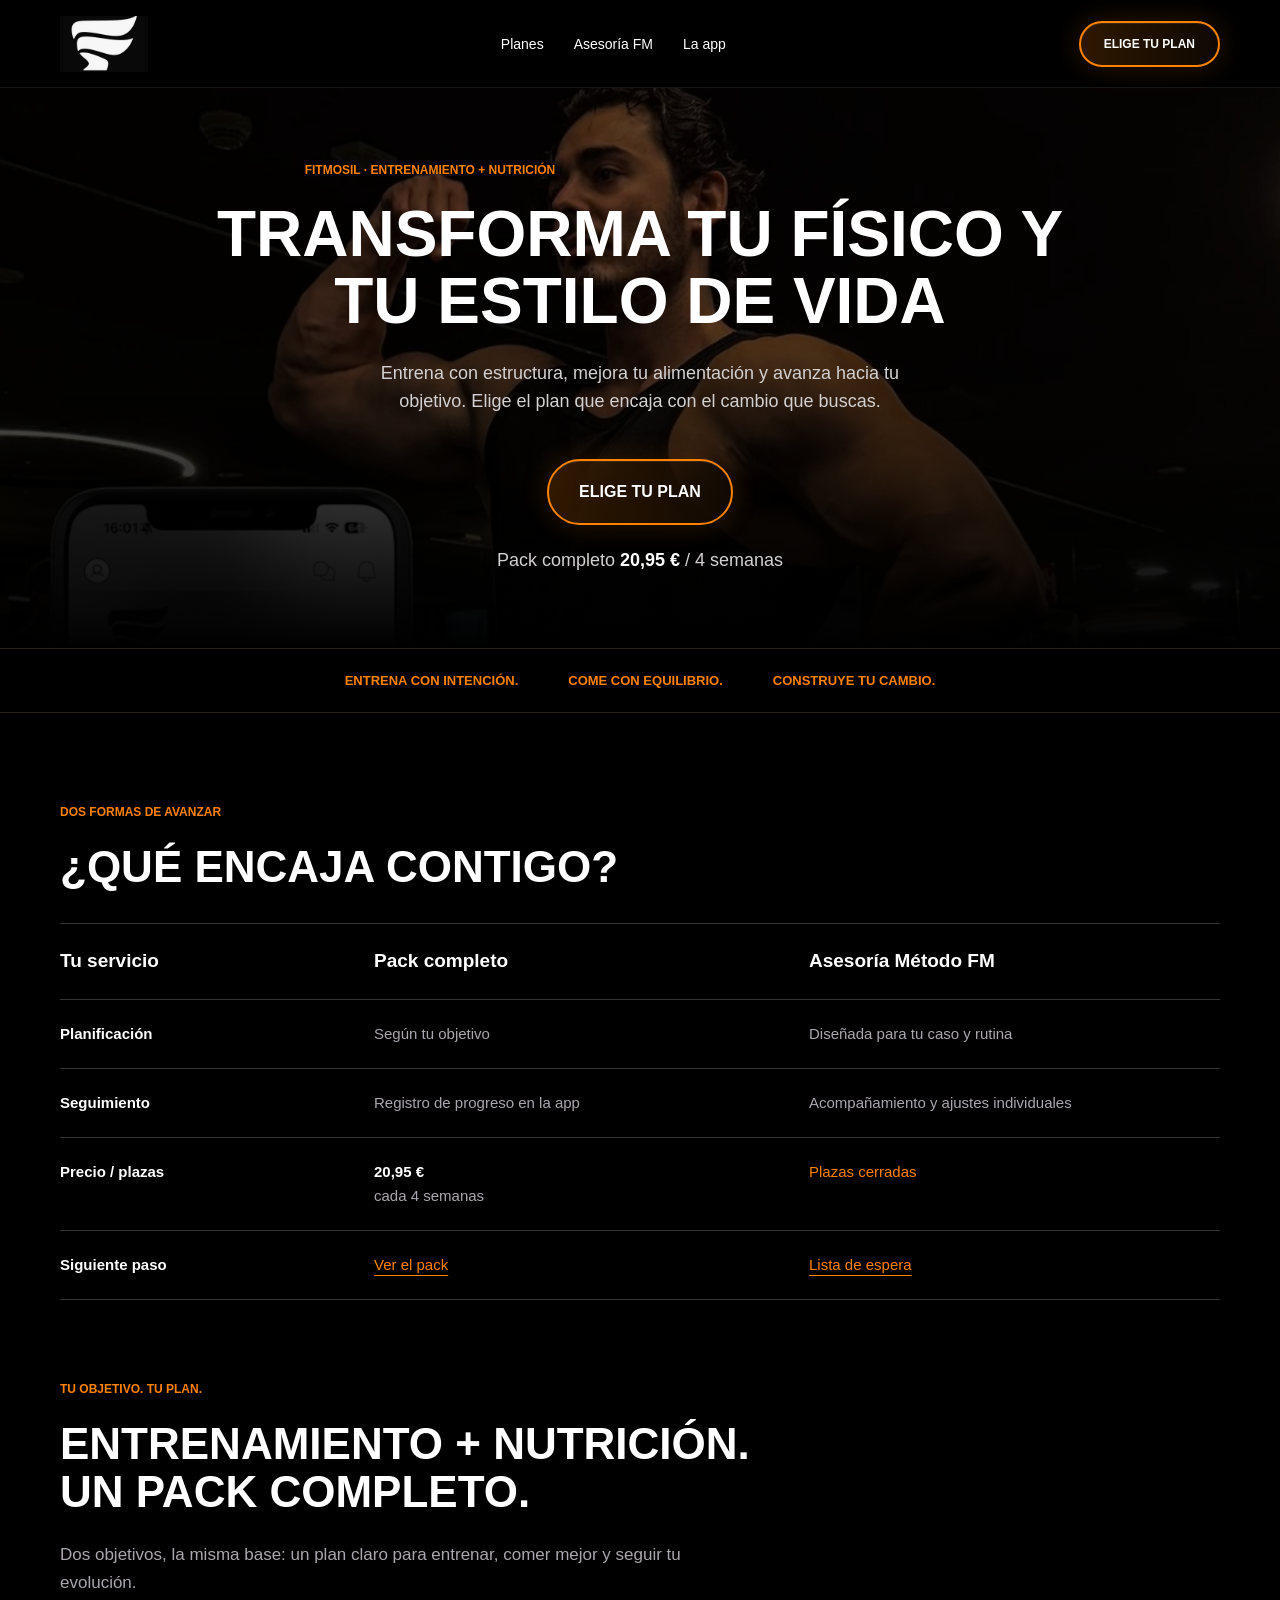
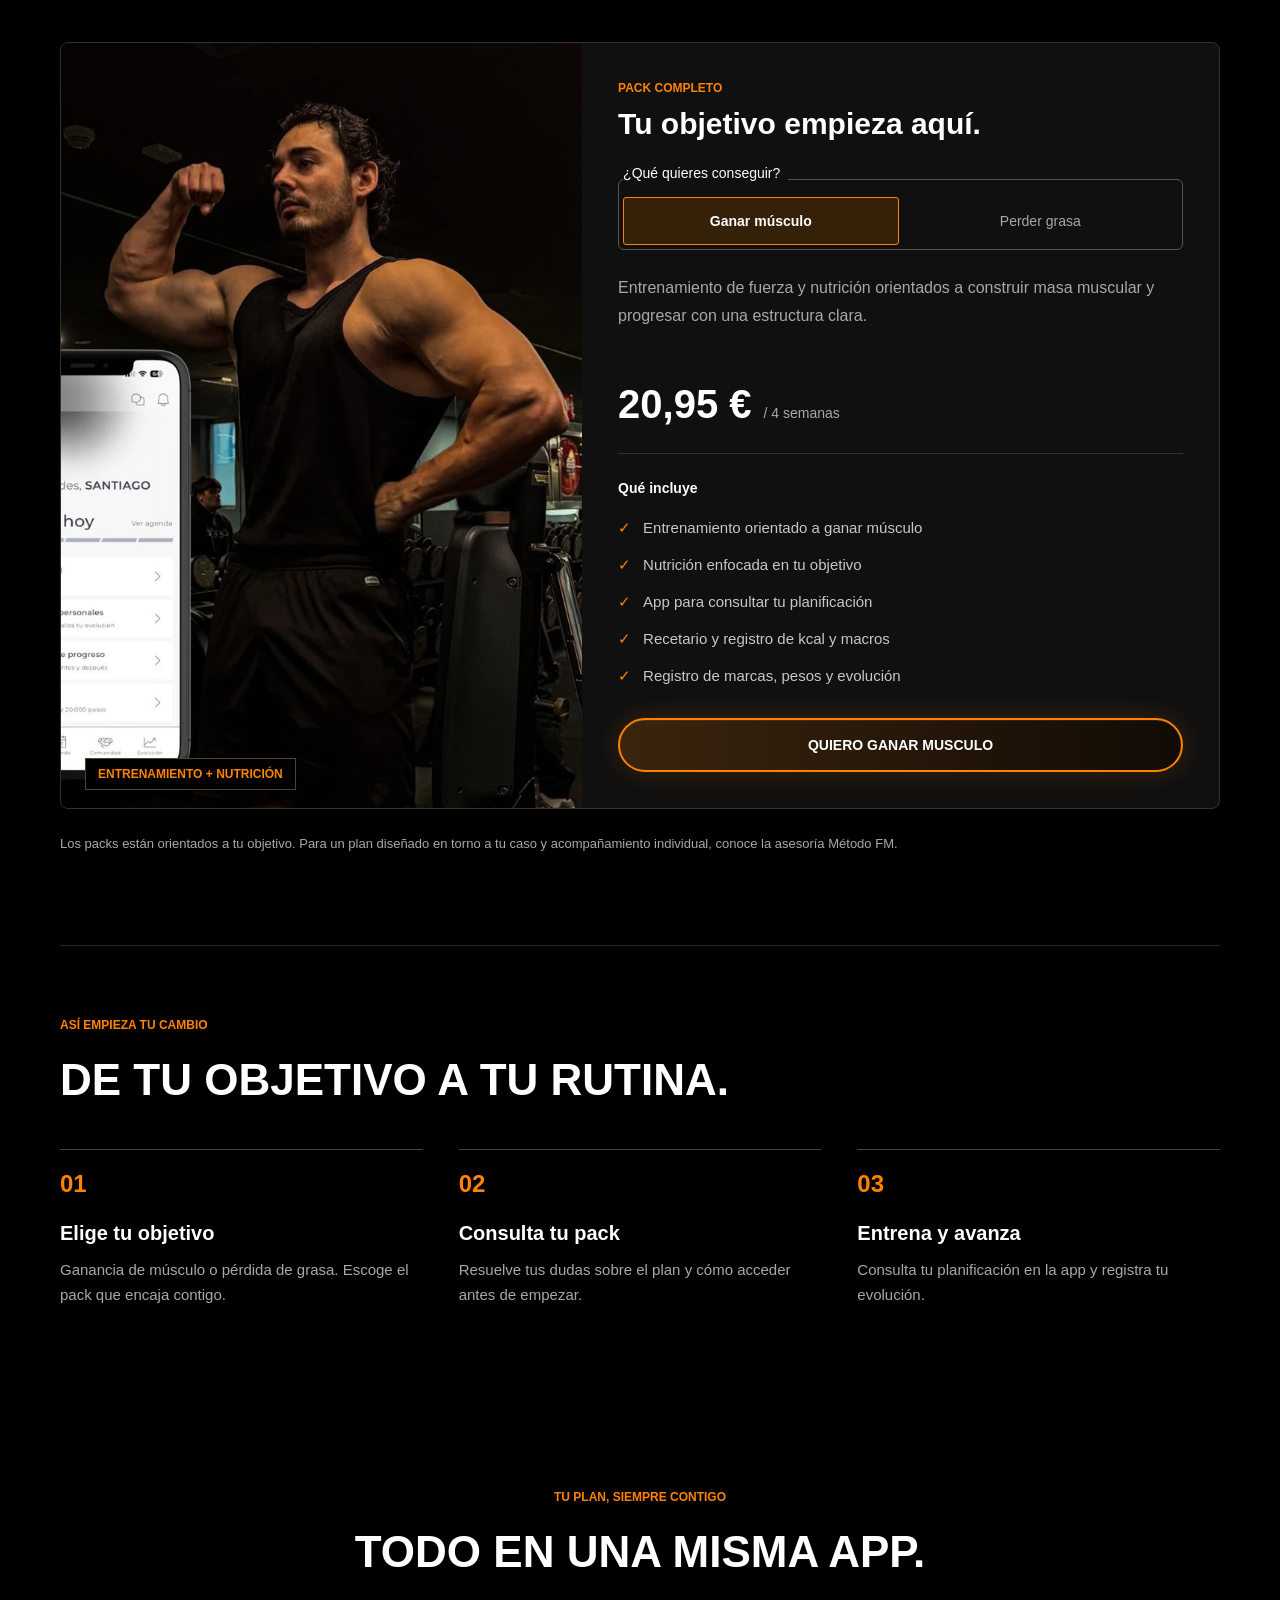
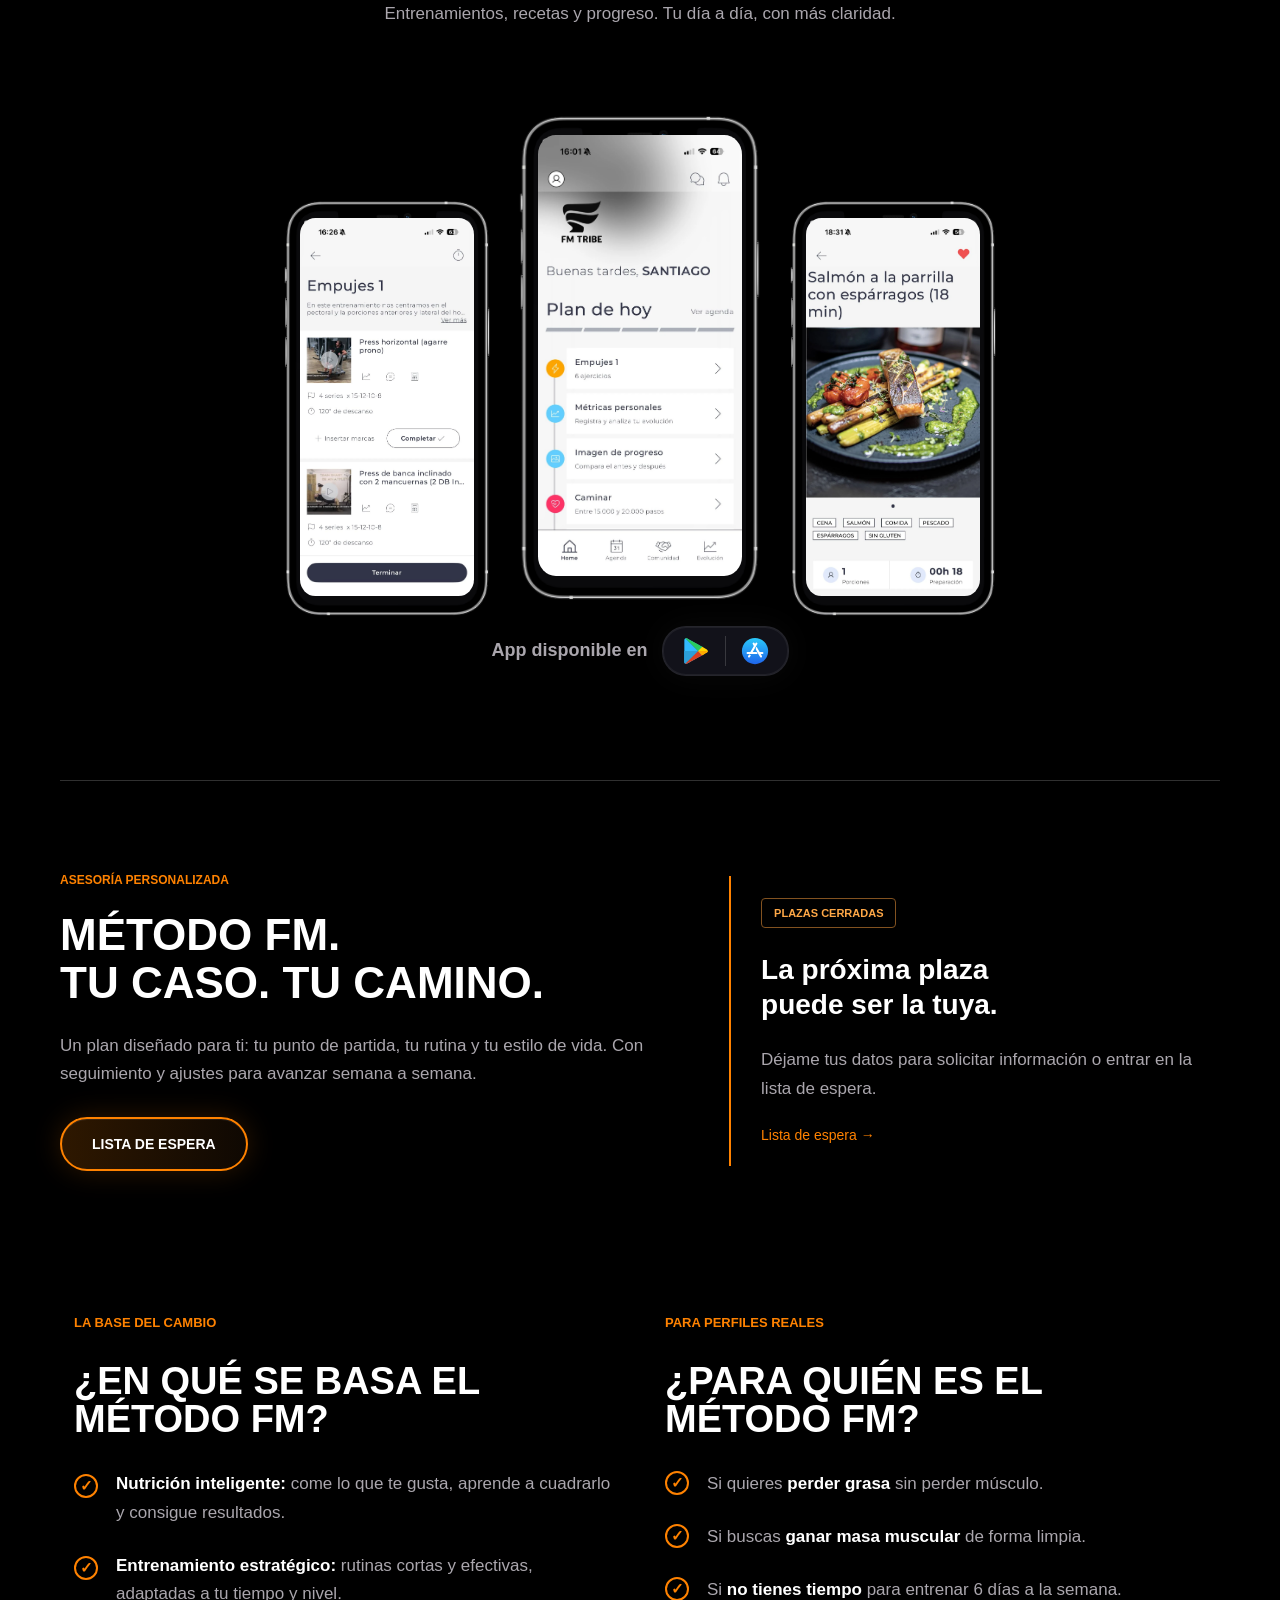
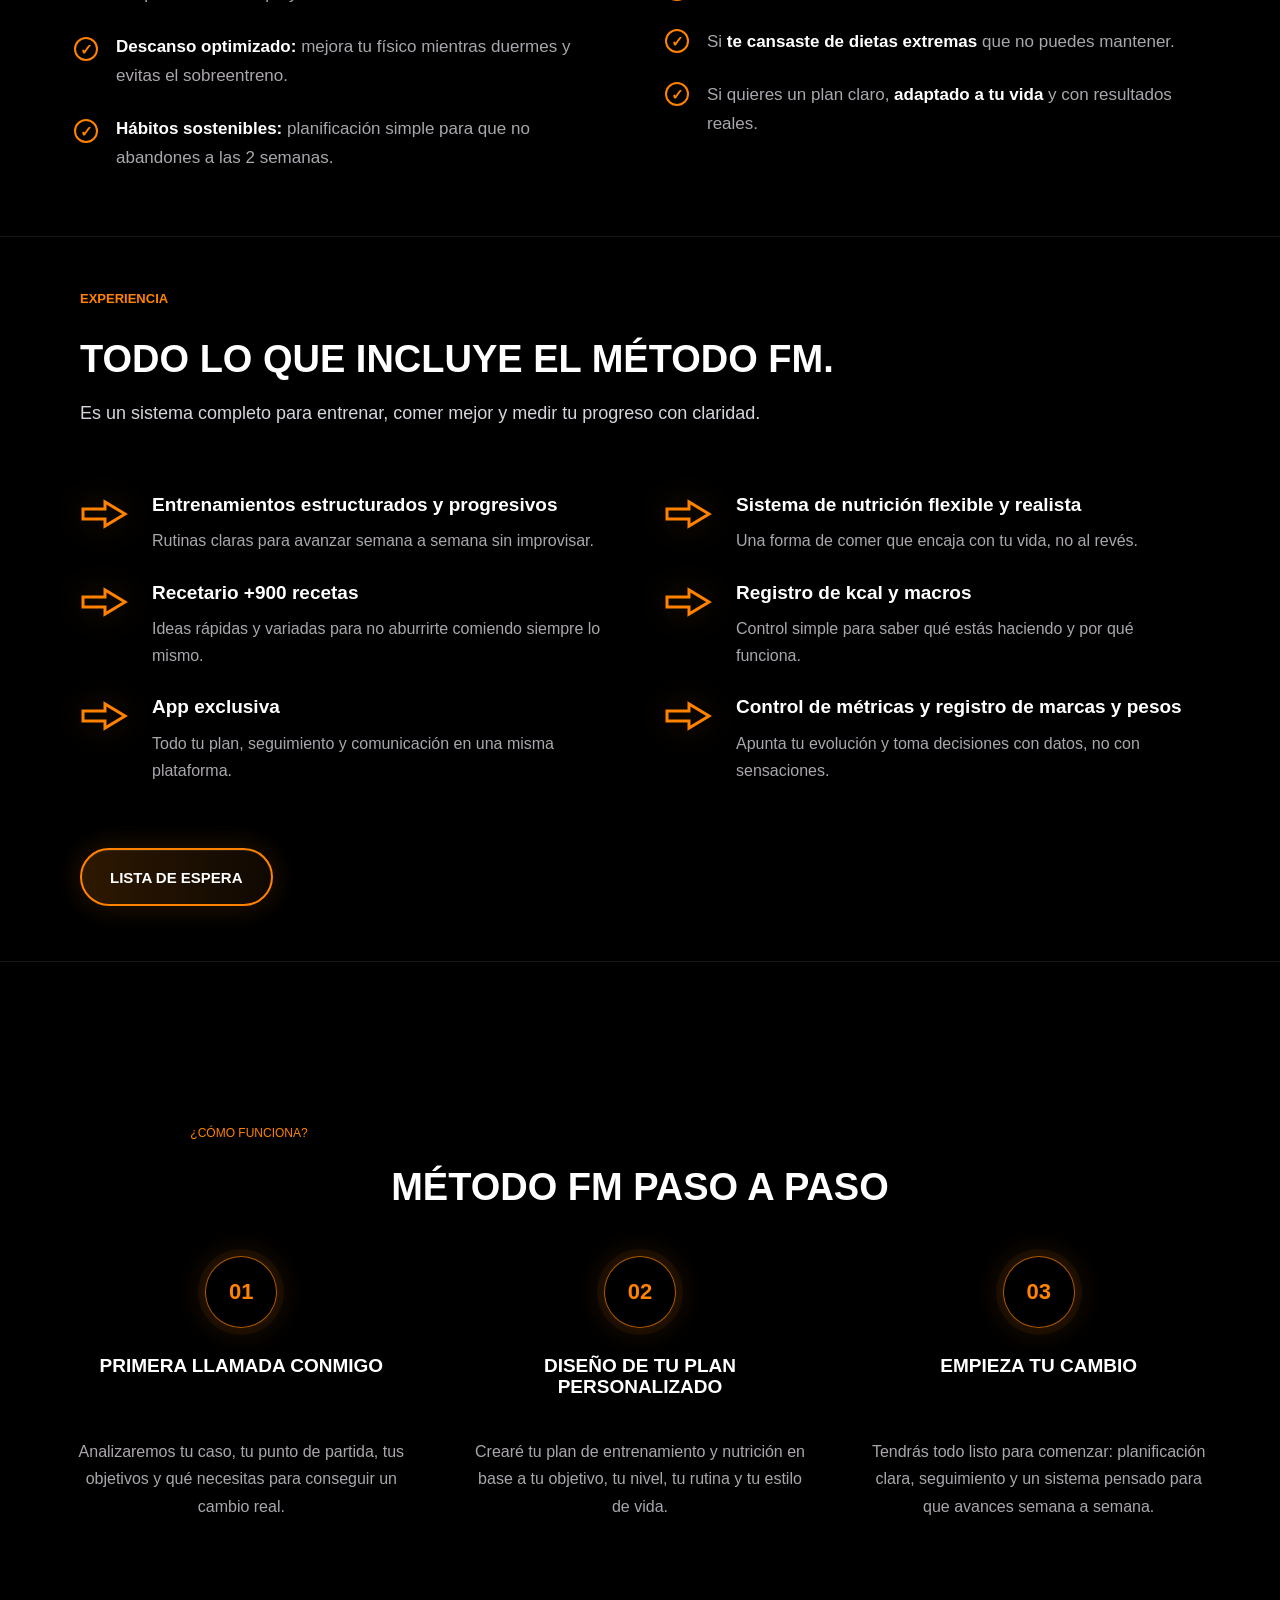
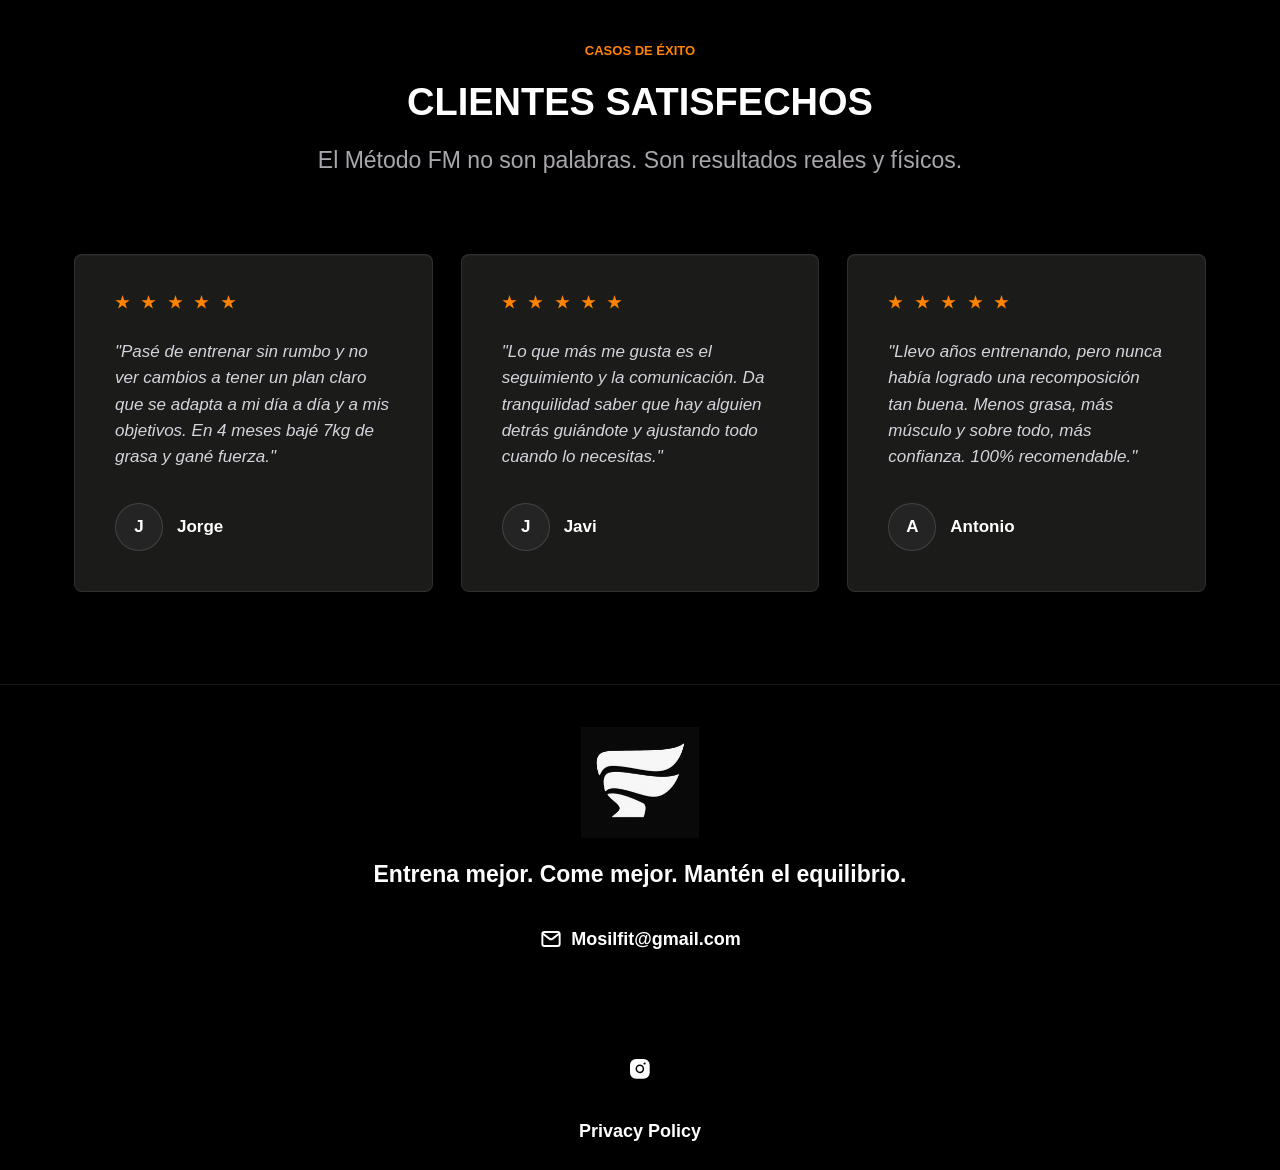
<file: fitmosil-copy/index.html>
<!doctype html>
<html lang="es">
<head>
  <meta charset="utf-8">
  <meta name="viewport" content="width=device-width, initial-scale=1">
  <title>Fitmosil.Trainer</title>
  <meta name="description" content="Fitmosil: pack de entrenamiento y nutrición por 20,95 € cada 4 semanas y asesoría personalizada Método FM.">
  <link rel="stylesheet" href="styles.css?v=20261010-plans">
  <link rel="stylesheet" href="plans.css?v=20261010-1">
  <script src="plans.js?v=20261011-both-checkouts" defer></script>
  <link rel="stylesheet" href="mobile.css?v=20261011-1">
  <script src="mobile.js?v=20261011-1" defer></script>
</head>
<body>
  <header class="site-header">
    <a class="logo-link" href="#hero" aria-label="Fitmosil">
      <img src="assets/logo.avif" alt="Fitmosil logo">
    </a>
    <nav aria-label="Navegación principal"><a href="#planes">Planes</a><a href="#asesoria">Asesoría FM</a><a href="#app">La app</a></nav>
    <a class="header-cta luxury-cta" href="#planes">Elige tu plan</a>
  </header>

  <main>
    <section class="hero" id="hero">
      <div class="hero-copy">
        <p class="eyebrow">FITMOSIL · ENTRENAMIENTO + NUTRICIÓN</p>
        <h1>TRANSFORMA TU FÍSICO Y TU ESTILO DE VIDA</h1>
        <p>Entrena con estructura, mejora tu alimentación y avanza hacia tu objetivo. Elige el plan que encaja con el cambio que buscas.</p>
        <a class="primary-cta luxury-cta" href="#planes">Elige tu plan</a>
        <p class="hero-price">Pack completo <strong>20,95 €</strong> / 4 semanas</p>
      </div>
      <img class="hero-image" src="assets/hero.webp" alt="Entrenador en gimnasio con vista de la app">
    </section>

    <div class="brand-band"><span>ENTRENA CON INTENCIÓN.</span><span>COME CON EQUILIBRIO.</span><span>CONSTRUYE TU CAMBIO.</span></div>

    <section class="plans-section" aria-labelledby="plans-title">
      <div class="service-comparison" aria-labelledby="comparison-title">
        <p class="eyebrow">DOS FORMAS DE AVANZAR</p>
        <h2 id="comparison-title">¿Qué encaja contigo?</h2>
        <table><caption class="visually-hidden">Comparación entre pack completo y asesoría Método FM</caption><thead><tr><th scope="col">Tu servicio</th><th scope="col">Pack completo</th><th scope="col">Asesoría Método FM</th></tr></thead><tbody><tr><th scope="row">Planificación</th><td>Según tu objetivo</td><td>Diseñada para tu caso y rutina</td></tr><tr><th scope="row">Seguimiento</th><td>Registro de progreso en la app</td><td>Acompañamiento y ajustes individuales</td></tr><tr><th scope="row">Precio / plazas</th><td><strong>20,95 €</strong><br>cada 4 semanas</td><td><span class="comparison-status">Plazas cerradas</span></td></tr><tr><th scope="row">Siguiente paso</th><td><a href="#pack-completo">Ver el pack</a></td><td><a href="#lista-espera" aria-haspopup="dialog">Lista de espera</a></td></tr></tbody></table>
      </div>
      <div class="section-heading" id="planes"><p class="eyebrow">TU OBJETIVO. TU PLAN.</p><h2 id="plans-title">Entrenamiento + nutrición.<br>Un pack completo.</h2><p>Dos objetivos, la misma base: un plan claro para entrenar, comer mejor y seguir tu evolución.</p></div>
      <article class="plan-card complete-pack" id="pack-completo">
        <div class="plan-photo"><img src="assets/hero.webp" alt="Fitmosil y su app de entrenamiento" loading="lazy"><span>ENTRENAMIENTO + NUTRICIÓN</span></div>
        <div class="plan-details"><p class="eyebrow">PACK COMPLETO</p><h3>Tu objetivo empieza aquí.</h3>
          <fieldset class="goal-selector"><legend>¿Qué quieres conseguir?</legend><label><input type="radio" name="pack-goal" value="muscle" checked><span>Ganar músculo</span></label><label><input type="radio" name="pack-goal" value="fat"><span>Perder grasa</span></label></fieldset>
          <p class="goal-description" id="goal-description" aria-live="polite">Entrenamiento de fuerza y nutrición orientados a construir masa muscular y progresar con una estructura clara.</p>
          <p class="plan-price"><strong>20,95 €</strong><span>/ 4 semanas</span></p><h4>Qué incluye</h4><ul class="plan-features"><li id="training-benefit">Entrenamiento orientado a ganar músculo</li><li>Nutrición enfocada en tu objetivo</li><li>App para consultar tu planificación</li><li>Recetario y registro de kcal y macros</li><li>Registro de marcas, pesos y evolución</li></ul>
          <a class="luxury-cta plan-cta" id="pack-contact" href="https://app.harbiz.io/checkout-external/santiagomorenosilva?plan=MyLrK9mXABrhTP2d9&amp;lang=es">QUIERO GANAR MUSCULO</a>
        </div>
      </article>
      <p class="plan-note">Los packs están orientados a tu objetivo. Para un plan diseñado en torno a tu caso y acompañamiento individual, conoce la asesoría Método FM.</p>
    </section>

    <section class="pack-steps" aria-labelledby="pack-steps-title"><p class="eyebrow">ASÍ EMPIEZA TU CAMBIO</p><h2 id="pack-steps-title">De tu objetivo a tu rutina.</h2><ol><li><span>01</span><h3>Elige tu objetivo</h3><p>Ganancia de músculo o pérdida de grasa. Escoge el pack que encaja contigo.</p></li><li><span>02</span><h3>Consulta tu pack</h3><p>Resuelve tus dudas sobre el plan y cómo acceder antes de empezar.</p></li><li><span>03</span><h3>Entrena y avanza</h3><p>Consulta tu planificación en la app y registra tu evolución.</p></li></ol></section>

    <section class="app-heading" id="app"><p class="eyebrow">TU PLAN, SIEMPRE CONTIGO</p><h2>Todo en una misma app.</h2><p>Entrenamientos, recetas y progreso. Tu día a día, con más claridad.</p></section>
    <div id="app-preview">
      <section class="phones" aria-label="Capturas de la app">
        <div class="phone phone-left">
          <img class="phone-screen" src="assets/screen-workouts.webp" alt="Entrenamientos en la app" loading="lazy">
          <img class="phone-frame" src="assets/phone-frame.avif" alt="" loading="lazy">
        </div>
        <div class="phone phone-center">
          <img class="phone-screen" src="assets/screen-plan.webp" alt="Plan de hoy en la app" loading="lazy">
          <img class="phone-frame" src="assets/phone-frame.avif" alt="" loading="lazy">
        </div>
        <div class="phone phone-right">
          <img class="phone-screen" src="assets/screen-recipes.webp" alt="Recetas en la app" loading="lazy">
          <img class="phone-frame" src="assets/phone-frame.avif" alt="" loading="lazy">
        </div>
      </section>
      <div class="store-row app-availability" aria-label="App disponible en Google Play y App Store">
        <span>App disponible en</span>
        <span class="store-pill"><img src="assets/playstore.svg" alt="Google Play"><span></span><img src="assets/appstore.svg" alt="App Store"></span>
      </div>
    </div>

    <section class="advisory-heading" id="asesoria" aria-labelledby="advisory-title"><div><p class="eyebrow">ASESORÍA PERSONALIZADA</p><h2 id="advisory-title">Método FM.<br>Tu caso. Tu camino.</h2><p>Un plan diseñado para ti: tu punto de partida, tu rutina y tu estilo de vida. Con seguimiento y ajustes para avanzar semana a semana.</p><a class="luxury-cta" href="#lista-espera" aria-haspopup="dialog">Lista de espera</a></div><div class="advisory-status"><span class="status-label">PLAZAS CERRADAS</span><h3>La próxima plaza<br>puede ser la tuya.</h3><p>Déjame tus datos para solicitar información o entrar en la lista de espera.</p><a href="#lista-espera" aria-haspopup="dialog">Lista de espera →</a></div></section>

    <section class="method" id="metodo-fm">
      <div class="method-foundation">
        <p class="method-kicker">La base del cambio</p>
        <h2>¿En qué se basa el método FM?</h2>
        <ul class="foundation-list">
          <li>
            <span class="foundation-check" aria-hidden="true">✓</span>
            <p><strong>Nutrición inteligente:</strong> come lo que te gusta, aprende a cuadrarlo y consigue resultados.</p>
          </li>
          <li>
            <span class="foundation-check" aria-hidden="true">✓</span>
            <p><strong>Entrenamiento estratégico:</strong> rutinas cortas y efectivas, adaptadas a tu tiempo y nivel.</p>
          </li>
          <li>
            <span class="foundation-check" aria-hidden="true">✓</span>
            <p><strong>Descanso optimizado:</strong> mejora tu físico mientras duermes y evitas el sobreentreno.</p>
          </li>
          <li>
            <span class="foundation-check" aria-hidden="true">✓</span>
            <p><strong>Hábitos sostenibles:</strong> planificación simple para que no abandones a las 2 semanas.</p>
          </li>
        </ul>
      </div>

      <div class="method-audience">
        <p class="method-kicker">Para perfiles reales</p>
        <h2>¿Para quién es el Método FM?</h2>
        <ul class="audience-list">
          <li><span class="audience-check" aria-hidden="true">✓</span><p>Si quieres <strong>perder grasa</strong> sin perder músculo.</p></li>
          <li><span class="audience-check" aria-hidden="true">✓</span><p>Si buscas <strong>ganar masa muscular</strong> de forma limpia.</p></li>
          <li><span class="audience-check" aria-hidden="true">✓</span><p>Si <strong>no tienes tiempo</strong> para entrenar 6 días a la semana.</p></li>
          <li><span class="audience-check" aria-hidden="true">✓</span><p>Si <strong>te cansaste de dietas extremas</strong> que no puedes mantener.</p></li>
          <li><span class="audience-check" aria-hidden="true">✓</span><p>Si quieres un plan claro, <strong>adaptado a tu vida</strong> y con resultados reales.</p></li>
        </ul>
      </div>
    </section>

    <section class="program">
      <div class="program-content">
        <p class="program-kicker">Experiencia</p>
        <h2>Todo lo que incluye el Método FM.</h2>
        <p class="program-intro">Es un sistema completo para entrenar, comer mejor y medir tu progreso con claridad.</p>
        <ul class="includes">
          <li>
            <span class="include-icon" aria-hidden="true"></span>
            <div><strong>Entrenamientos estructurados y progresivos</strong><p>Rutinas claras para avanzar semana a semana sin improvisar.</p></div>
          </li>
          <li>
            <span class="include-icon" aria-hidden="true"></span>
            <div><strong>Sistema de nutrición flexible y realista</strong><p>Una forma de comer que encaja con tu vida, no al revés.</p></div>
          </li>
          <li>
            <span class="include-icon" aria-hidden="true"></span>
            <div><strong>Recetario +900 recetas</strong><p>Ideas rápidas y variadas para no aburrirte comiendo siempre lo mismo.</p></div>
          </li>
          <li>
            <span class="include-icon" aria-hidden="true"></span>
            <div><strong>Registro de kcal y macros</strong><p>Control simple para saber qué estás haciendo y por qué funciona.</p></div>
          </li>
          <li>
            <span class="include-icon" aria-hidden="true"></span>
            <div><strong>App exclusiva</strong><p>Todo tu plan, seguimiento y comunicación en una misma plataforma.</p></div>
          </li>
          <li>
            <span class="include-icon" aria-hidden="true"></span>
            <div><strong>Control de métricas y registro de marcas y pesos</strong><p>Apunta tu evolución y toma decisiones con datos, no con sensaciones.</p></div>
          </li>
        </ul>
        <a class="program-cta luxury-cta" href="#lista-espera" aria-haspopup="dialog">Lista de espera</a>
      </div>
    </section>

    <section class="steps" aria-labelledby="steps-title">
      <p class="steps-kicker">¿Cómo funciona?</p>
      <h2 id="steps-title">Método FM paso a paso</h2>
      <div class="step-line" aria-hidden="true"></div>
      <div class="step-grid">
        <article>
          <div class="step-number">01</div>
          <h3>Primera llamada conmigo</h3>
          <p>Analizaremos tu caso, tu punto de partida, tus objetivos y qué necesitas para conseguir un cambio real.</p>
        </article>
        <article>
          <div class="step-number">02</div>
          <h3>Diseño de tu plan personalizado</h3>
          <p>Crearé tu plan de entrenamiento y nutrición en base a tu objetivo, tu nivel, tu rutina y tu estilo de vida.</p>
        </article>
        <article>
          <div class="step-number">03</div>
          <h3>Empieza tu cambio</h3>
          <p>Tendrás todo listo para comenzar: planificación clara, seguimiento y un sistema pensado para que avances semana a semana.</p>
        </article>
      </div>
    </section>

    <section class="success-stories" aria-labelledby="success-title">
      <p class="success-kicker">Casos de éxito</p>
      <h2 id="success-title">Clientes satisfechos</h2>
      <p class="success-intro">El Método FM no son palabras. Son resultados reales y físicos.</p>
      <div class="success-grid">
        <article class="success-card">
          <div class="stars" aria-label="5 estrellas">★ ★ ★ ★ ★</div>
          <p class="quote">"Pasé de entrenar sin rumbo y no ver cambios a tener un plan claro que se adapta a mi día a día y a mis objetivos. En 4 meses bajé 7kg de grasa y gané fuerza."</p>
          <div class="success-author">
            <span>J</span>
            <strong>Jorge</strong>
          </div>
        </article>
        <article class="success-card">
          <div class="stars" aria-label="5 estrellas">★ ★ ★ ★ ★</div>
          <p class="quote">"Lo que más me gusta es el seguimiento y la comunicación. Da tranquilidad saber que hay alguien detrás guiándote y ajustando todo cuando lo necesitas."</p>
          <div class="success-author">
            <span>J</span>
            <strong>Javi</strong>
          </div>
        </article>
        <article class="success-card">
          <div class="stars" aria-label="5 estrellas">★ ★ ★ ★ ★</div>
          <p class="quote">"Llevo años entrenando, pero nunca había logrado una recomposición tan buena. Menos grasa, más músculo y sobre todo, más confianza. 100% recomendable."</p>
          <div class="success-author">
            <span>A</span>
            <strong>Antonio</strong>
          </div>
        </article>
      </div>
    </section>
    <dialog class="waitlist-dialog" id="lista-espera" aria-labelledby="waitlist-title">
    <button class="dialog-close" type="button" aria-label="Cerrar formulario" title="Cerrar formulario">&times;</button>
    <section class="waitlist-section"><div><p class="eyebrow">MÉTODO FM · PLAZAS CERRADAS</p><h2 id="waitlist-title">Tu siguiente paso<br>empieza aquí.</h2><p>Apúntate a la lista de espera y te avisaré cuando vuelva a abrir plazas para la asesoría personalizada.</p></div>
      <form id="waitlist-form" action="https://formspree.io/f/xbgdkong" method="post">
        <div class="form-row"><label>Nombre<input name="nombre" autocomplete="given-name" required maxlength="80" placeholder="Tu nombre"></label><label>Email<input name="email" type="email" autocomplete="email" required maxlength="150" placeholder="tu@email.com"></label></div>
        <label>Teléfono<input name="telefono" type="tel" autocomplete="tel" required maxlength="40" placeholder="Tu teléfono, con prefijo de país"></label>
        <label>Tu objetivo<select name="objetivo"><option>Perder grasa</option><option>Ganar masa muscular</option><option>Mejorar mis hábitos y mi forma física</option></select></label>
        <label>¿Por qué quieres conseguir este cambio? <span>(opcional)</span><textarea name="motivacion" rows="3" maxlength="1500" placeholder="Cuéntame qué te motiva y qué significaría para ti lograrlo"></textarea></label>
        <input type="text" name="_gotcha" hidden tabindex="-1" autocomplete="off">
        <label class="consent"><input type="checkbox" name="consentimiento" value="Acepto el contacto sobre mi solicitud" required><span>He leído la <a href="privacy-policy.html">política de privacidad</a> y acepto que me contactes sobre mi solicitud.</span></label>
        <button class="luxury-cta" type="submit">Enviar solicitud</button>
        <p class="form-note">Recibirás la respuesta en el email que has indicado.</p><p id="form-status" role="status" aria-live="polite" aria-atomic="true"></p>
      </form>
    </section>
    </dialog>
  </main>

  <footer class="site-footer">
    <a href="#hero" aria-label="Volver al inicio">
      <img class="footer-logo" src="assets/logo.avif" alt="Fitmosil logo">
    </a>
    <p>Entrena mejor. Come mejor. Mantén el equilibrio.</p>
    <a class="mail" href="mailto:mosilfit@gmail.com">
      <img src="assets/mail.svg" alt="">
      Mosilfit@gmail.com
    </a>
    <a class="instagram" href="https://www.instagram.com/fitmosil.trainer/" aria-label="Instagram">
      <img src="assets/instagram.svg" alt="Instagram">
    </a>
    <a class="privacy" href="privacy-policy.html">Privacy Policy</a>
  </footer>
</body>
</html>
</file>
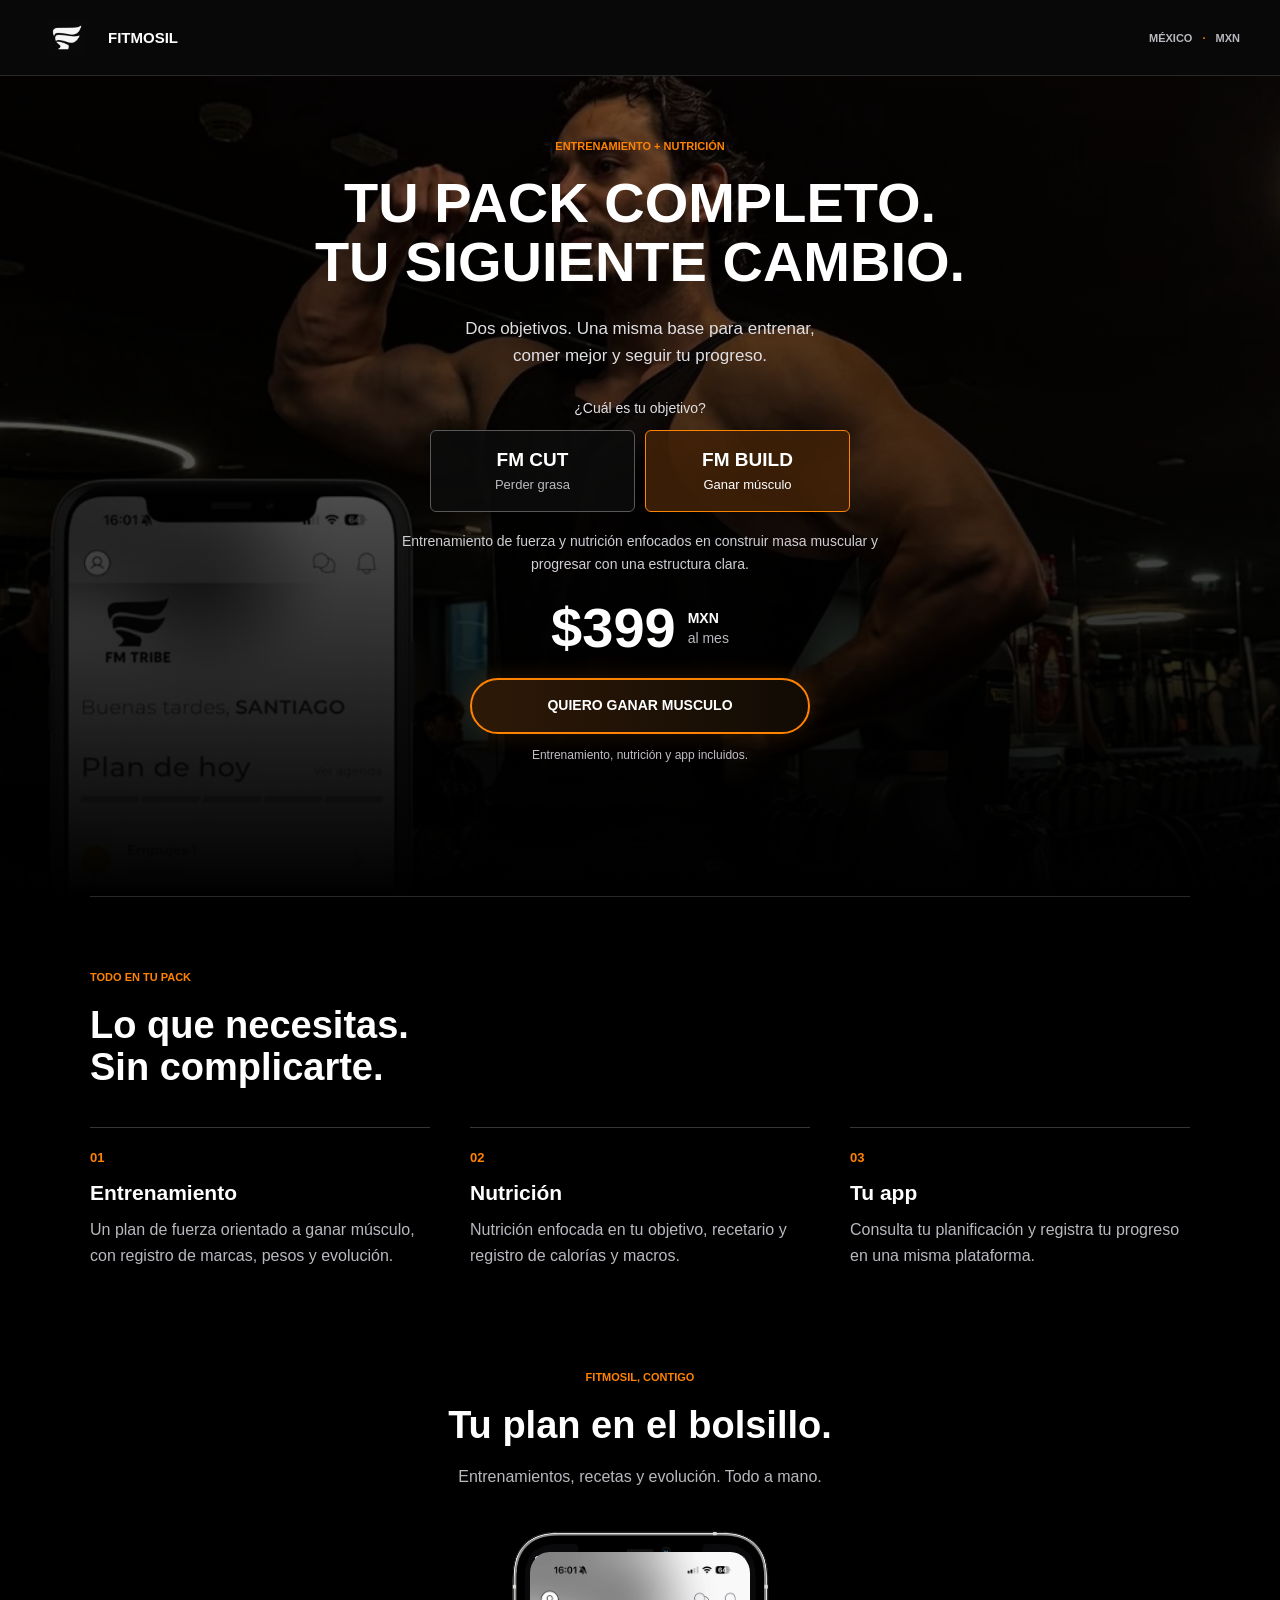
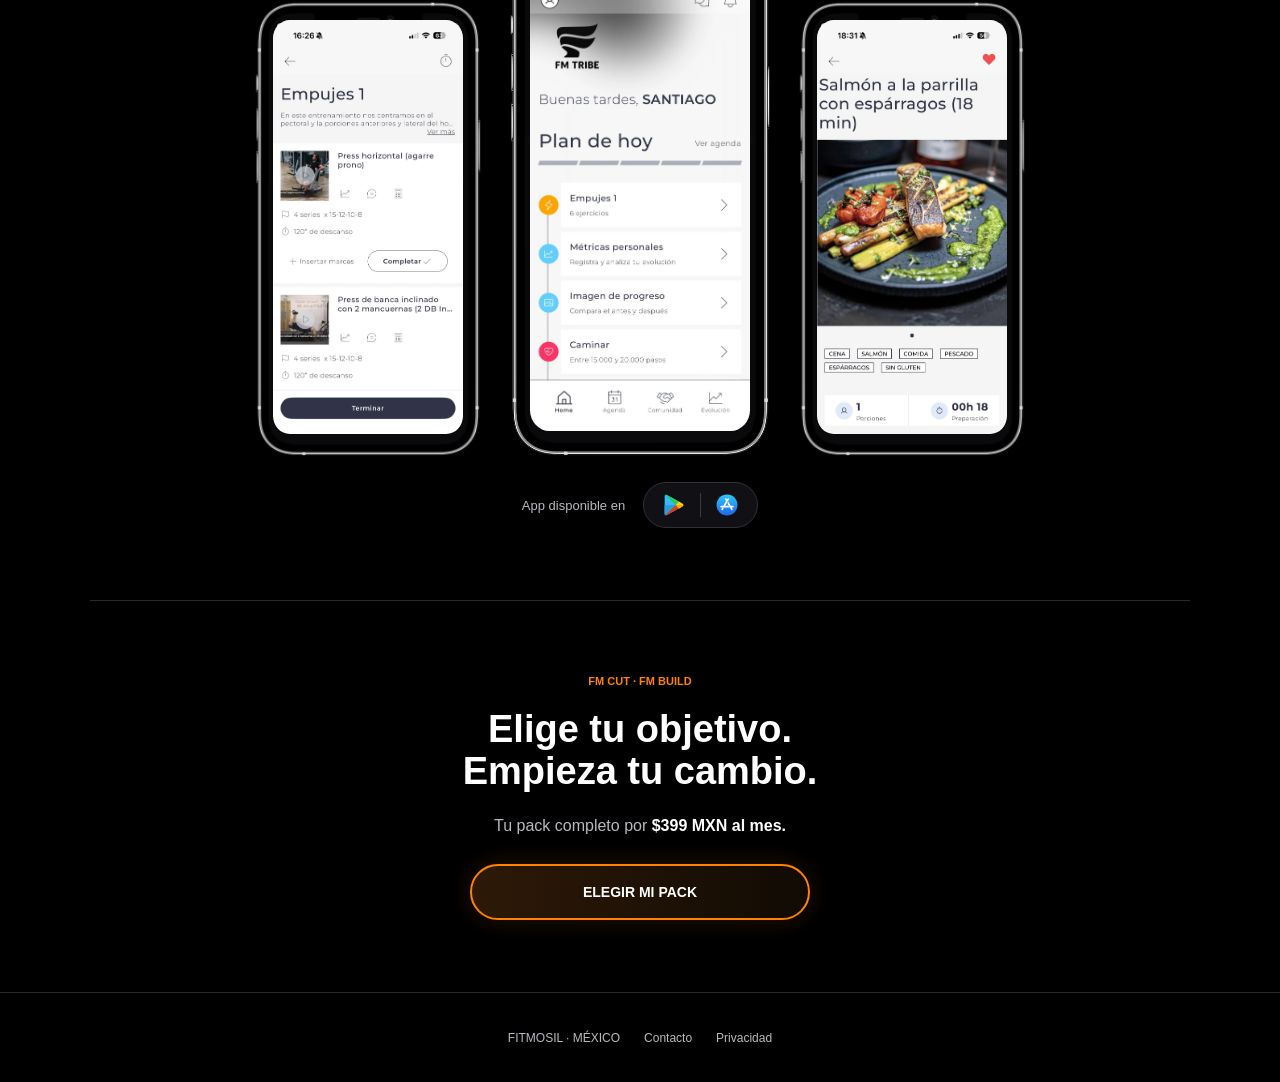
<file: fitmosil-copy/mx/index.html>
<!doctype html>
<html lang="es-MX">
<head>
  <meta charset="utf-8">
  <meta name="viewport" content="width=device-width, initial-scale=1">
  <link rel="canonical" href="https://www.fitmosiltrainer.com/mx/">
  <meta name="description" content="FM CUT y FM BUILD: pack de entrenamiento y nutrición Fitmosil por 399 MXN al mes.">
  <title>FM CUT + BUILD | Fitmosil México</title>
  <link rel="stylesheet" href="mexico.css">
  <script src="mexico.js?v=mx-objective-ctas-1" defer></script>
</head>
<body>
  <header class="header">
    <a class="brand" href="#pack" aria-label="Fitmosil, inicio"><img src="../assets/logo.avif" alt=""><span>FITMOSIL</span></a>
    <span class="market">MÉXICO <span>·</span> MXN</span>
  </header>
  <main>
    <section class="pack" id="pack" aria-labelledby="pack-title">
      <img class="pack-background" src="../assets/hero.webp" alt="Santi entrenando en el gimnasio junto a la app Fitmosil" fetchpriority="high">
      <div class="pack-content">
        <p class="eyebrow">ENTRENAMIENTO + NUTRICIÓN</p>
        <h1 id="pack-title">TU PACK COMPLETO.<br>TU SIGUIENTE CAMBIO.</h1>
        <p class="intro">Dos objetivos. Una misma base para entrenar,<br class="desktop-break"> comer mejor y seguir tu progreso.</p>
        <fieldset class="objectives">
          <legend>¿Cuál es tu objetivo?</legend>
          <div class="objective-options">
            <label><input type="radio" name="objective" value="cut"><span><strong>FM CUT</strong><small>Perder grasa</small></span></label>
            <label><input type="radio" name="objective" value="build" checked><span><strong>FM BUILD</strong><small>Ganar músculo</small></span></label>
          </div>
        </fieldset>
        <p class="goal-copy" id="goal-copy" aria-live="polite">Entrenamiento de fuerza y nutrición enfocados en construir masa muscular y progresar con una estructura clara.</p>
        <p class="price"><strong>$399</strong><span><b>MXN</b><small>al mes</small></span></p>
        <a class="cta" id="purchase" href="https://app.harbiz.io/checkout-external/santiagomorenosilva?plan=wrcjGWYCXuQN7omqR&amp;lang=es">QUIERO GANAR MUSCULO</a>
        <p class="price-note">Entrenamiento, nutrición y app incluidos.</p>
      </div>
    </section>
    <section class="included section" aria-labelledby="included-title">
      <div class="section-heading"><p class="eyebrow">TODO EN TU PACK</p><h2 id="included-title">Lo que necesitas.<br>Sin complicarte.</h2></div>
      <div class="benefits">
        <article><span class="benefit-number">01</span><h3>Entrenamiento</h3><p id="training-copy">Un plan de fuerza orientado a ganar músculo, con registro de marcas, pesos y evolución.</p></article>
        <article><span class="benefit-number">02</span><h3>Nutrición</h3><p>Nutrición enfocada en tu objetivo, recetario y registro de calorías y macros.</p></article>
        <article><span class="benefit-number">03</span><h3>Tu app</h3><p>Consulta tu planificación y registra tu progreso en una misma plataforma.</p></article>
      </div>
    </section>
    <section class="app section" aria-labelledby="app-title">
      <div class="section-heading"><p class="eyebrow">FITMOSIL, CONTIGO</p><h2 id="app-title">Tu plan en el bolsillo.</h2><p>Entrenamientos, recetas y evolución. Todo a mano.</p></div>
      <div class="phones" aria-label="Vistas de la app Fitmosil">
        <figure class="phone side"><img class="screen" src="../assets/screen-workouts.webp" alt="Plan de entrenamiento con ejercicios y registro de marcas" loading="lazy"><img class="frame" src="../assets/phone-frame.avif" alt="" loading="lazy"></figure>
        <figure class="phone center"><img class="screen" src="../assets/screen-plan.webp" alt="Pantalla de inicio FM Tribe con el plan del día" loading="lazy"><img class="frame" src="../assets/phone-frame.avif" alt="" loading="lazy"></figure>
        <figure class="phone side"><img class="screen" src="../assets/screen-recipes.webp" alt="Receta de salmón en la app" loading="lazy"><img class="frame" src="../assets/phone-frame.avif" alt="" loading="lazy"></figure>
      </div>
      <div class="availability"><span>App disponible en</span><div><img src="../assets/playstore.svg" alt="Google Play"><span></span><img src="../assets/appstore.svg" alt="App Store"></div></div>
    </section>
    <section class="closing section" aria-labelledby="closing-title"><p class="eyebrow">FM CUT · FM BUILD</p><h2 id="closing-title">Elige tu objetivo.<br>Empieza tu cambio.</h2><p>Tu pack completo por <strong>$399 MXN al mes.</strong></p><a class="cta" href="#pack">ELEGIR MI PACK</a></section>
  </main>
  <footer><span>FITMOSIL · MÉXICO</span><a href="mailto:Mosilfit@gmail.com">Contacto</a><a href="../privacy-policy.html">Privacidad</a></footer>
  <dialog id="checkout-dialog" aria-labelledby="checkout-title">
    <button class="close" type="button" aria-label="Cerrar" title="Cerrar">×</button>
    <p class="eyebrow" id="checkout-plan">FM BUILD</p><h2 id="checkout-title">Pago próximamente.</h2><p>La compra en pesos mexicanos todavía no está disponible.</p><p class="dialog-price">$399 <span>MXN al mes</span></p><button class="cta" type="button" id="back-to-pack">VOLVER AL PACK</button>
  </dialog>
</body>
</html>
</file>
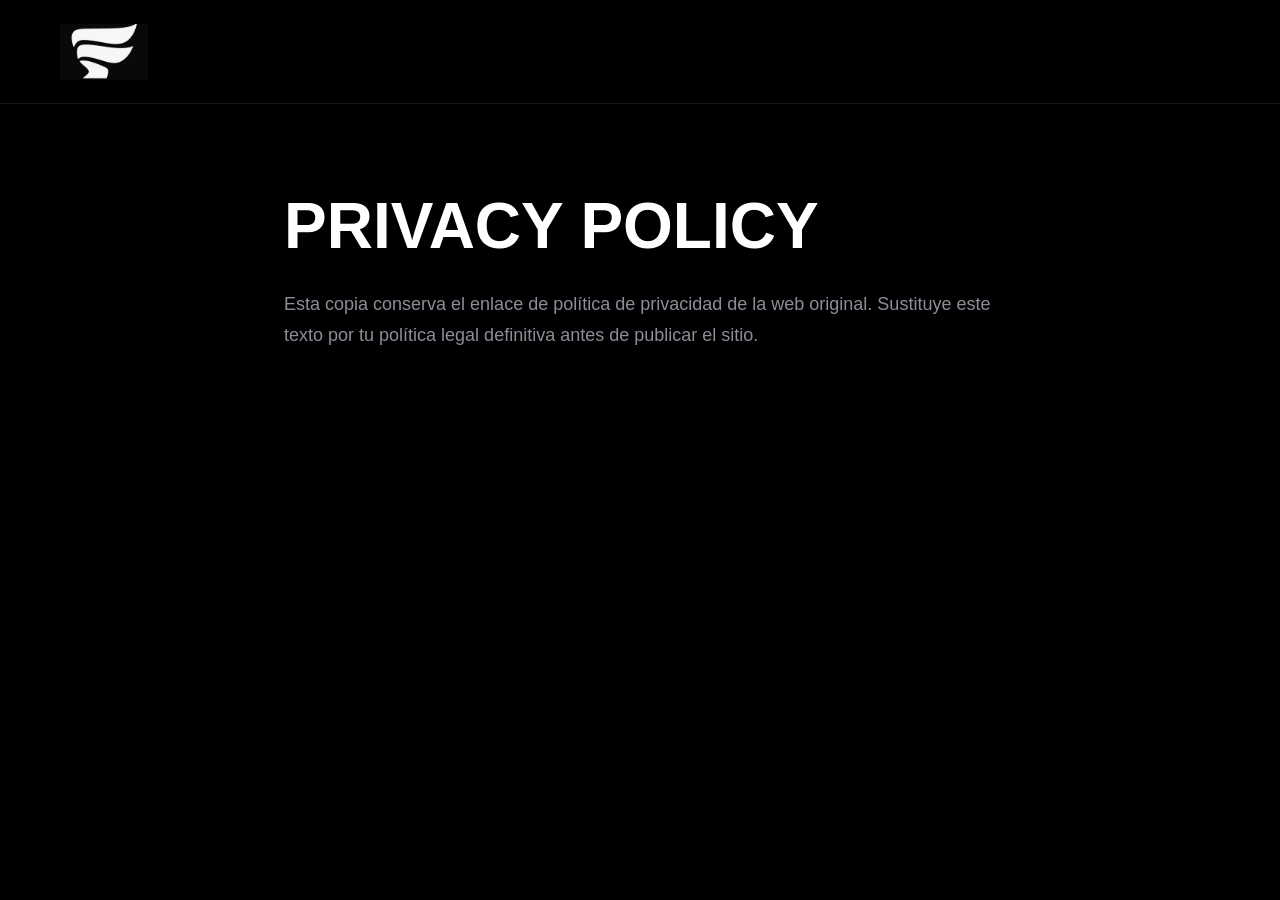
<file: fitmosil-copy/privacy-policy.html>
<!doctype html>
<html lang="es">
<head>
  <meta charset="utf-8">
  <meta name="viewport" content="width=device-width, initial-scale=1">
  <title>Privacy Policy | Fitmosil.Trainer</title>
  <link rel="stylesheet" href="styles.css">
  <style>
    .legal {
      max-width: 760px;
      margin: 0 auto;
      padding: 88px 24px 120px;
      color: var(--muted);
      font-size: 18px;
      line-height: 1.7;
    }

    .legal h1 {
      color: var(--text);
      font-size: clamp(38px, 6vw, 64px);
      margin-bottom: 28px;
    }
  </style>
</head>
<body>
  <header class="site-header">
    <a class="logo-link" href="index.html#hero" aria-label="Fitmosil">
      <img src="assets/logo.avif" alt="Fitmosil logo">
    </a>
  </header>
  <main class="legal">
    <h1>Privacy Policy</h1>
    <p>Esta copia conserva el enlace de política de privacidad de la web original. Sustituye este texto por tu política legal definitiva antes de publicar el sitio.</p>
  </main>
</body>
</html>
</file>
<file: fitmosil-copy/styles.css>
:root {
  color-scheme: dark;
  --bg: #000;
  --text: #fff;
  --muted: #8f8b98;
  --line: #171717;
  --button: #f7f7f7;
  --button-text: #050505;
}

* {
  box-sizing: border-box;
}

html {
  scroll-behavior: smooth;
}

body {
  margin: 0;
  background: var(--bg);
  color: var(--text);
  font-family: "Inter Tight", "Instrument Sans", Inter, Arial, sans-serif;
  letter-spacing: 0;
}

a {
  color: inherit;
  text-decoration: none;
}

.site-header {
  position: sticky;
  top: 0;
  z-index: 10;
  height: 104px;
  display: flex;
  align-items: center;
  justify-content: space-between;
  padding: 24px clamp(16px, 4.7vw, 60px);
  background: rgba(0, 0, 0, 0.92);
  border-bottom: 1px solid var(--line);
}

.logo-link img {
  display: block;
  width: 88px;
  height: 56px;
  object-fit: cover;
}

.header-cta,
.primary-cta {
  display: inline-flex;
  align-items: center;
  justify-content: center;
  min-height: 60px;
  padding: 0 28px;
  border-radius: 10px;
  background: #ff8200;
  color: #fff;
  font-size: 17px;
  font-weight: 800;
  box-shadow: 0 0 30px rgba(255, 130, 0, 0.2), inset 0 1px 0 rgba(255, 255, 255, 0.18);
  white-space: nowrap;
}

.luxury-cta {
  gap: 14px;
  min-height: 66px;
  padding: 0 30px;
  border: 2px solid #ff8200;
  border-radius: 999px;
  background: linear-gradient(90deg, rgba(255, 130, 0, 0.18), rgba(18, 10, 3, 0.84));
  color: #fff;
  font-size: 16px;
  font-weight: 900;
  letter-spacing: 3px;
  text-transform: uppercase;
  box-shadow: 0 0 28px rgba(255, 130, 0, 0.18), inset 0 1px 0 rgba(255, 255, 255, 0.08);
}

.luxury-cta strong {
  color: inherit;
  font-weight: 900;
}

.hero {
  max-width: 1032px;
  margin: 0 auto;
  padding: 88px 24px 0;
  text-align: center;
}

.hero-copy {
  max-width: 860px;
  margin: 0 auto;
}

h1,
h2,
h3,
p {
  margin: 0;
}

h1 {
  font-size: clamp(35px, 5.15vw, 66px);
  line-height: 1.08;
  font-weight: 900;
  text-transform: uppercase;
}

.hero-copy p {
  max-width: 520px;
  margin: 26px auto 43px;
  color: var(--muted);
  font-size: 18px;
  line-height: 1.55;
  font-weight: 600;
}

.store-row {
  display: flex;
  align-items: center;
  justify-content: center;
  gap: 14px;
  margin: 35px 0 14px;
  color: var(--muted);
  font-size: 16px;
  font-weight: 600;
}

.store-pill {
  display: inline-flex;
  align-items: center;
  gap: 14px;
  height: 45px;
  padding: 8px 15px;
  border: 1px solid rgba(255, 255, 255, 0.08);
  border-radius: 20px;
  background: rgba(20, 20, 28, 0.82);
}

.store-pill span {
  width: 1px;
  align-self: stretch;
  background: rgba(255, 255, 255, 0.16);
}

.store-pill img {
  width: 28px;
  height: 28px;
}

.app-availability {
  width: min(720px, calc(100% - 32px));
  margin: 10px auto 34px;
  gap: 14px;
  font-size: 18px;
  font-weight: 800;
}

.app-availability .store-pill {
  height: 50px;
  gap: 14px;
  padding: 9px 18px;
  border-radius: 24px;
  background: rgba(20, 20, 28, 0.94);
  box-shadow: inset 0 0 0 1px rgba(255, 255, 255, 0.06), 0 0 34px rgba(255, 255, 255, 0.04);
}

.app-availability .store-pill img {
  width: 30px;
  height: 30px;
}

.hero-image {
  display: block;
  width: min(100%, 1032px);
  aspect-ratio: 1020 / 1024;
  object-fit: cover;
  object-position: center top;
  margin: 0 auto;
}

.method {
  max-width: 1180px;
  margin: 74px auto 0;
  padding: 0 24px;
}

.method-foundation {
  position: relative;
  overflow: hidden;
  padding: clamp(56px, 7vw, 92px) clamp(24px, 7vw, 86px);
  border: 1px solid rgba(255, 255, 255, 0.055);
  border-radius: 8px;
  background:
    radial-gradient(circle at 92% 10%, rgba(255, 130, 0, 0.13), transparent 34%),
    linear-gradient(105deg, #010101 0%, #050403 48%, #120c06 100%);
}

.method-foundation::after {
  content: "";
  position: absolute;
  inset: 0;
  pointer-events: none;
  background:
    linear-gradient(90deg, rgba(255, 255, 255, 0.03) 1px, transparent 1px),
    linear-gradient(0deg, rgba(255, 255, 255, 0.02) 1px, transparent 1px);
  background-size: 84px 84px;
  mask-image: linear-gradient(90deg, transparent, #000 32%, #000 72%, transparent);
  opacity: 0.22;
}

.method-kicker,
.steps-kicker {
  color: #ff8200;
  font-size: 13px;
  line-height: 1;
  font-weight: 900;
  letter-spacing: 8px;
  text-transform: uppercase;
}

h2 {
  font-size: clamp(38px, 4vw, 50px);
  line-height: 1.12;
  font-weight: 900;
}

.method-foundation h2 {
  position: relative;
  z-index: 1;
  max-width: 980px;
  margin-top: 34px;
  font-size: clamp(46px, 7vw, 94px);
  line-height: 0.98;
  letter-spacing: 0;
  text-transform: uppercase;
}

.foundation-list {
  position: relative;
  z-index: 1;
  display: grid;
  gap: 30px;
  max-width: 980px;
  margin: 58px 0 0;
  padding: 0;
  list-style: none;
}

.foundation-list li {
  display: grid;
  grid-template-columns: 48px 1fr;
  gap: 24px;
  align-items: start;
}

.foundation-check {
  display: grid;
  place-items: center;
  width: 38px;
  height: 38px;
  margin-top: 4px;
  border: 3px solid #ff8200;
  border-radius: 50%;
  color: #ff8200;
  font-size: 24px;
  line-height: 1;
  font-weight: 900;
  box-shadow: 0 0 24px rgba(255, 130, 0, 0.18);
}

.foundation-list p {
  margin: 0;
  color: var(--muted);
  font-size: clamp(22px, 2.3vw, 34px);
  line-height: 1.3;
  font-weight: 400;
}

.foundation-list strong {
  color: var(--text);
  font-weight: 900;
}

.text-block {
  max-width: 640px;
  margin: 80px auto 0;
  text-align: center;
}

.text-block p {
  color: var(--muted);
  font-size: 22px;
  line-height: 1.46;
  font-weight: 600;
}

.text-block h2 + p {
  margin-top: 28px;
}

.method-audience {
  position: relative;
  overflow: hidden;
  margin-top: 34px;
  padding: clamp(52px, 7vw, 84px) clamp(24px, 7vw, 86px);
  border: 1px solid rgba(255, 255, 255, 0.055);
  border-radius: 8px;
  background:
    radial-gradient(circle at 94% 92%, rgba(255, 130, 0, 0.1), transparent 34%),
    linear-gradient(105deg, #010101 0%, #040504 46%, #0d0905 100%);
}

.method-audience::after {
  content: "";
  position: absolute;
  inset: 0;
  pointer-events: none;
  background:
    linear-gradient(90deg, rgba(255, 255, 255, 0.03) 1px, transparent 1px),
    linear-gradient(0deg, rgba(255, 255, 255, 0.02) 1px, transparent 1px);
  background-size: 84px 84px;
  mask-image: linear-gradient(90deg, transparent, #000 28%, #000 74%, transparent);
  opacity: 0.18;
}

.method-audience h2 {
  position: relative;
  z-index: 1;
  max-width: 980px;
  margin-top: 34px;
  font-size: clamp(46px, 6.6vw, 90px);
  line-height: 0.98;
  text-transform: uppercase;
}

.audience-list {
  position: relative;
  z-index: 1;
  display: grid;
  gap: 24px;
  max-width: 1000px;
  margin: 54px 0 0;
  padding: 0;
  list-style: none;
}

.audience-list li {
  display: grid;
  grid-template-columns: 52px 1fr;
  gap: 20px;
  align-items: start;
}

.audience-check {
  display: grid;
  place-items: center;
  width: 38px;
  height: 38px;
  margin-top: 1px;
  border: 3px solid #ff8200;
  border-radius: 50%;
  background: transparent;
  color: #ff8200;
  font-size: 24px;
  line-height: 1;
  font-weight: 900;
  box-shadow: 0 0 24px rgba(255, 130, 0, 0.18);
}

.audience-list p {
  margin: 0;
  color: var(--muted);
  font-size: clamp(23px, 2.35vw, 36px);
  line-height: 1.24;
  font-weight: 400;
}

.audience-list strong {
  color: var(--text);
  font-weight: 900;
}

.phones {
  position: relative;
  display: grid;
  grid-template-columns: repeat(3, 1fr);
  align-items: end;
  gap: 0;
  width: min(760px, calc(100% - 32px));
  min-height: 382px;
  margin: 72px auto 0;
}

.phone {
  position: relative;
  justify-self: center;
  width: 210px;
  aspect-ratio: 546 / 1080;
}

.phone-center {
  width: 245px;
  z-index: 2;
  transform: translateY(-16px);
}

.phone-screen,
.phone-frame {
  position: absolute;
}

.phone-screen {
  z-index: 2;
  left: 8.5%;
  top: 4.2%;
  width: 83%;
  height: 91%;
  object-fit: cover;
  object-position: top center;
  border-radius: 8.8% / 4.4%;
}

.phone-frame {
  z-index: 1;
  inset: 0;
  width: 100%;
  height: 100%;
  object-fit: contain;
}

.program {
  position: relative;
  overflow: hidden;
  margin-top: 8px;
  padding: clamp(74px, 8vw, 118px) clamp(24px, 5vw, 72px);
  border-top: 1px solid var(--line);
  border-bottom: 1px solid var(--line);
  background:
    radial-gradient(circle at 92% 14%, rgba(255, 130, 0, 0.1), transparent 34%),
    linear-gradient(112deg, #000 0%, #020202 48%, #100a04 100%);
}

.program-content {
  position: relative;
  z-index: 1;
  max-width: 1120px;
  margin: 0 auto;
  text-align: left;
}

.program-kicker {
  color: #ff8200;
  font-size: 13px;
  line-height: 1;
  font-weight: 900;
  letter-spacing: 8px;
  text-transform: uppercase;
}

.program h2 {
  max-width: 760px;
  margin-top: 36px;
  font-size: clamp(52px, 7vw, 100px);
  line-height: 0.96;
  text-transform: uppercase;
}

.program-intro {
  max-width: 980px;
  margin-top: 44px;
  color: #d8d4dd;
  font-size: clamp(24px, 3vw, 38px);
  line-height: 1.42;
  font-weight: 400;
}

.includes {
  display: grid;
  gap: 34px;
  margin: 68px 0 0;
  padding: 0;
  list-style: none;
}

.includes li {
  display: grid;
  grid-template-columns: 44px minmax(0, 1fr);
  gap: 28px;
  align-items: start;
  max-width: 1060px;
}

.include-icon {
  display: block;
  width: 48px;
  height: 34px;
  margin-top: 2px;
  background-image: url("data:image/svg+xml,%3Csvg viewBox='0 0 96 64' xmlns='http://www.w3.org/2000/svg'%3E%3Cpath d='M6 22H50V8L90 32L50 56V42H6Z' fill='none' stroke='%23ff8200' stroke-width='6' stroke-linejoin='miter' stroke-linecap='square'/%3E%3C/svg%3E");
  background-repeat: no-repeat;
  background-position: center;
  background-size: contain;
  filter: drop-shadow(0 0 16px rgba(255, 130, 0, 0.28));
}

.include-icon::before,
.include-icon::after {
  content: none;
}

.includes strong {
  display: block;
  color: var(--text);
  font-size: clamp(24px, 2.4vw, 34px);
  line-height: 1.08;
  font-weight: 900;
}

.includes p {
  margin-top: 12px;
  color: var(--muted);
  font-size: clamp(18px, 2vw, 28px);
  line-height: 1.35;
  font-weight: 400;
}

.program-cta {
  display: inline-flex;
  align-items: center;
  justify-content: center;
  min-height: 86px;
  margin: 64px auto 0;
  padding: 0 54px;
  font-size: 25px;
  letter-spacing: 4px;
}

.steps {
  position: relative;
  max-width: 1260px;
  margin: 92px auto 0;
  padding: 0 clamp(24px, 5vw, 64px) 70px;
  text-align: center;
}

.steps-kicker {
  color: #ff8200;
  font-size: 13px;
  line-height: 1;
  font-weight: 900;
  letter-spacing: 8px;
  text-transform: uppercase;
}

.steps h2 {
  max-width: 760px;
  margin: 26px auto 96px;
  font-size: clamp(42px, 6vw, 74px);
  line-height: 0.98;
  text-transform: uppercase;
}

.step-line {
  position: absolute;
  left: 22%;
  right: 22%;
  top: 258px;
  height: 1px;
  background: linear-gradient(90deg, transparent, rgba(255, 130, 0, 0.72), transparent);
}

.step-grid {
  position: relative;
  z-index: 1;
  display: grid;
  grid-template-columns: repeat(3, minmax(0, 1fr));
  gap: clamp(34px, 5vw, 74px);
  align-items: start;
  justify-items: center;
}

.steps article {
  display: grid;
  justify-items: center;
  width: 100%;
  max-width: 360px;
}

.step-number {
  display: grid;
  place-items: center;
  width: 112px;
  height: 112px;
  margin-bottom: 42px;
  border: 1px solid rgba(255, 130, 0, 0.68);
  border-radius: 50%;
  background: #000;
  color: #ff8200;
  font-size: 27px;
  font-weight: 900;
  box-shadow: 0 0 0 7px rgba(255, 130, 0, 0.06), 0 0 34px rgba(255, 130, 0, 0.18);
}

.steps h3 {
  max-width: 350px;
  min-height: 58px;
  font-size: 29px;
  line-height: 1.08;
  font-weight: 900;
  text-transform: uppercase;
}

.steps p {
  max-width: 350px;
  margin-top: 24px;
  color: var(--muted);
  font-size: 18px;
  line-height: 1.55;
  font-weight: 400;
}

.success-stories {
  max-width: 1180px;
  margin: 54px auto 0;
  padding: 0 24px 92px;
  text-align: center;
}

.success-kicker {
  color: #ff8200;
  font-size: 13px;
  line-height: 1;
  font-weight: 900;
  letter-spacing: 8px;
  text-transform: uppercase;
}

.success-stories h2 {
  margin-top: 26px;
  font-size: clamp(42px, 5.3vw, 70px);
  line-height: 1;
  text-transform: uppercase;
}

.success-intro {
  margin-top: 24px;
  color: var(--muted);
  font-size: 23px;
  line-height: 1.35;
  font-weight: 400;
}

.success-grid {
  display: grid;
  grid-template-columns: repeat(3, minmax(0, 1fr));
  gap: 28px;
  margin-top: 78px;
}

.success-card {
  display: grid;
  align-content: space-between;
  min-height: 278px;
  padding: 40px;
  border: 1px solid rgba(255, 255, 255, 0.09);
  border-radius: 24px;
  background: #1b1b1a;
  text-align: left;
  box-shadow: inset 0 1px 0 rgba(255, 255, 255, 0.035);
}

.stars {
  color: #ff8200;
  font-size: 16px;
  line-height: 1;
  font-weight: 900;
  letter-spacing: 4px;
}

.quote {
  margin-top: 28px;
  color: #d7d3dc;
  font-size: 17px;
  font-style: italic;
  line-height: 1.55;
  font-weight: 400;
}

.success-author {
  display: flex;
  align-items: center;
  gap: 14px;
  margin-top: 32px;
}

.success-author span {
  display: grid;
  place-items: center;
  width: 48px;
  height: 48px;
  border: 1px solid rgba(255, 255, 255, 0.14);
  border-radius: 50%;
  background: #242424;
  color: #fff;
  font-size: 17px;
  font-weight: 900;
}

.success-author strong {
  color: #fff;
  font-size: 17px;
  font-weight: 900;
}

.site-footer {
  border-top: 1px solid var(--line);
  padding: 42px 24px 28px;
  text-align: center;
}

.footer-logo {
  width: 118px;
  height: 111px;
  object-fit: cover;
}

.site-footer p {
  margin: 18px auto 38px;
  color: var(--text);
  font-size: 23px;
  line-height: 1.3;
  font-weight: 700;
}

.mail {
  display: inline-flex;
  align-items: center;
  gap: 8px;
  color: var(--text);
  font-size: 18px;
  font-weight: 700;
}

.mail img,
.instagram img {
  width: 24px;
  height: 24px;
}

.instagram {
  display: block;
  width: 24px;
  margin: 102px auto 36px;
}

.privacy {
  color: var(--text);
  font-size: 18px;
  font-weight: 700;
}

@media (max-width: 720px) {
  .site-header {
    position: relative;
    height: 120px;
    padding: 44px 16px 18px;
  }

  .header-cta {
    display: none;
  }

  .logo-link img {
    width: 86px;
    height: 56px;
  }

  .hero {
    padding-top: 54px;
  }

  h1 {
    max-width: 380px;
    margin: 0 auto;
  }

  .hero-copy p {
    max-width: 370px;
    margin-top: 24px;
    margin-bottom: 50px;
    font-size: 20px;
  }

  .primary-cta {
    min-width: 208px;
    min-height: 60px;
  }

  .luxury-cta {
    min-height: 58px;
    padding: 0 22px;
    gap: 11px;
    font-size: 13px;
    letter-spacing: 2px;
  }

  .luxury-cta .cta-mark {
    width: 24px;
    height: 24px;
    font-size: 13px;
  }

  .store-row {
    margin-top: 32px;
  }

  .app-availability {
    width: min(360px, calc(100% - 28px));
    gap: 10px;
    margin: 10px auto 30px;
    font-size: 16px;
  }

  .app-availability .store-pill {
    height: 46px;
    gap: 12px;
    padding: 8px 16px;
    border-radius: 23px;
  }

  .app-availability .store-pill img {
    width: 28px;
    height: 28px;
  }

  .hero-image {
    width: min(386px, 100%);
  }

  .method {
    margin-top: 50px;
  }

  .method-foundation {
    padding: 42px 22px 46px;
    border-radius: 8px;
  }

  .method-kicker {
    font-size: 11px;
    letter-spacing: 4px;
    text-align: center;
  }

  .method-foundation h2 {
    margin-top: 22px;
    font-size: 40px;
    line-height: 1.02;
    text-align: center;
  }

  .foundation-list {
    gap: 24px;
    margin-top: 38px;
  }

  .foundation-list li {
    grid-template-columns: 34px 1fr;
    gap: 14px;
  }

  .foundation-check {
    width: 28px;
    height: 28px;
    border-width: 2px;
    font-size: 18px;
  }

  .foundation-list p {
    font-size: 18px;
    line-height: 1.42;
  }

  .text-block {
    margin-top: 68px;
  }

  .method-audience {
    margin-top: 18px;
    padding: 42px 22px 46px;
    border-radius: 8px;
  }

  .method-audience h2 {
    margin-top: 22px;
    font-size: 38px;
    line-height: 1.02;
    text-align: center;
  }

  .method-audience .method-kicker {
    display: block;
    text-align: center;
  }

  .audience-list {
    gap: 20px;
    margin-top: 36px;
  }

  .audience-list li {
    grid-template-columns: 36px 1fr;
    gap: 12px;
  }

  .audience-check {
    width: 28px;
    height: 28px;
    border-width: 2px;
    border-radius: 50%;
    font-size: 18px;
  }

  .audience-list p {
    font-size: 18px;
    line-height: 1.38;
    font-weight: 400;
  }

  .text-block p {
    font-size: 20px;
  }

  .phones {
    width: min(410px, calc(100% - 16px));
    min-height: 314px;
    margin-top: 62px;
  }

  .phone {
    width: 132px;
  }

  .phone-center {
    width: 152px;
  }

  .program {
    padding: 66px 22px;
  }

  .program-kicker {
    font-size: 12px;
    letter-spacing: 5px;
  }

  .program h2 {
    margin-top: 24px;
    font-size: 44px;
    line-height: 1;
  }

  .program-intro {
    margin-top: 26px;
    font-size: 20px;
  }

  .includes {
    gap: 28px;
    margin-top: 50px;
  }

  .includes li {
    grid-template-columns: 42px 1fr;
    gap: 14px;
  }

  .include-icon {
    width: 38px;
    height: 25px;
    margin-top: 4px;
  }

  .includes strong {
    font-size: 22px;
  }

  .includes p {
    margin-top: 8px;
    font-size: 17px;
  }

  .program-cta {
    width: 100%;
    min-height: 66px;
    margin-top: 46px;
    padding: 0 20px;
    font-size: 14px;
    letter-spacing: 2px;
  }

  .steps {
    max-width: 430px;
    margin-top: 78px;
    padding-bottom: 56px;
    text-align: center;
  }

  .steps-kicker,
  .steps h2 {
    text-align: center;
  }

  .steps-kicker {
    font-size: 12px;
    letter-spacing: 5px;
  }

  .steps h2 {
    margin: 20px auto 48px;
    font-size: 46px;
    line-height: 1.02;
  }

  .step-line {
    left: 55px;
    right: auto;
    top: 190px;
    bottom: 58px;
    width: 1px;
    height: auto;
    background: linear-gradient(180deg, transparent, rgba(255, 130, 0, 0.72), transparent);
  }

  .step-grid {
    display: grid;
    grid-template-columns: 1fr;
    gap: 36px;
  }

  .steps article {
    position: relative;
    grid-template-columns: 110px 1fr;
    grid-template-areas:
      "number title"
      "number text";
    justify-items: start;
    align-items: start;
    column-gap: 12px;
    max-width: 360px;
    margin: 0 auto;
    text-align: left;
  }

  .step-number {
    grid-area: number;
    width: 88px;
    height: 88px;
    margin: 0;
    font-size: 22px;
    box-shadow: 0 0 0 6px rgba(255, 130, 0, 0.06), 0 0 24px rgba(255, 130, 0, 0.16);
  }

  .steps h3 {
    grid-area: title;
    min-height: 0;
    max-width: none;
    margin-top: 4px;
    font-size: 24px;
  }

  .steps p {
    grid-area: text;
    max-width: none;
    margin-top: 12px;
    font-size: 18px;
    line-height: 1.48;
    font-weight: 400;
  }

  .success-stories {
    margin-top: 28px;
    padding-bottom: 68px;
  }

  .success-kicker {
    font-size: 12px;
    letter-spacing: 5px;
  }

  .success-stories h2 {
    margin-top: 20px;
    font-size: 42px;
  }

  .success-intro {
    max-width: 330px;
    margin: 18px auto 0;
    font-size: 18px;
  }

  .success-grid {
    grid-template-columns: 1fr;
    gap: 18px;
    margin-top: 42px;
  }

  .success-card {
    min-height: auto;
    padding: 28px;
    border-radius: 18px;
  }

  .quote {
    margin-top: 22px;
    font-size: 16px;
  }

  .success-author {
    margin-top: 26px;
  }
}

@media (max-width: 420px) {
  .store-row {
    flex-wrap: wrap;
  }

  .app-availability {
    flex-wrap: nowrap;
    gap: 8px;
    font-size: 15px;
  }

  .app-availability .store-pill {
    height: 42px;
    gap: 10px;
    padding: 7px 14px;
  }

  .app-availability .store-pill img {
    width: 25px;
    height: 25px;
  }

  .phones {
    min-height: 270px;
  }

  .phone {
    width: min(118px, 30vw);
  }

  .phone-center {
    width: min(136px, 34vw);
  }

  .program {
    padding: 56px 18px;
  }

  .program h2 {
    font-size: 37px;
  }

  .program-intro {
    font-size: 18px;
  }

  .program-cta {
    min-height: 60px;
    font-size: 12px;
    letter-spacing: 1.5px;
  }

  .includes strong {
    font-size: 20px;
  }

  .includes p {
    font-size: 16px;
  }

  .method {
    padding-left: 16px;
    padding-right: 16px;
  }

  .method-foundation {
    padding: 38px 18px 42px;
  }

  .method-foundation h2 {
    font-size: 34px;
  }

  .method-audience {
    padding: 38px 18px 42px;
  }

  .method-audience h2 {
    font-size: 33px;
  }

  .foundation-list p {
    font-size: 16px;
  }

  .audience-list p {
    font-size: 16px;
  }

  .steps {
    padding-left: 18px;
    padding-right: 18px;
  }

  .steps h2 {
    font-size: 39px;
  }

  .step-line {
    left: 51px;
    top: 178px;
  }

  .steps article {
    grid-template-columns: 96px 1fr;
    column-gap: 8px;
  }

  .step-number {
    width: 78px;
    height: 78px;
    font-size: 20px;
  }

  .steps h3 {
    font-size: 21px;
  }

  .steps p {
    font-size: 16px;
  }

  .success-stories {
    padding-left: 16px;
    padding-right: 16px;
  }

  .success-stories h2 {
    font-size: 36px;
  }

  .success-card {
    padding: 24px;
  }
}
</file>
<file: fitmosil-copy/plans.css>
:root { --orange: #ff8200; --muted: #aaa6ad; }
html { scroll-padding-top: 100px; }
body { letter-spacing: 0; }
.site-header { height: 88px; padding-block: 12px; }
.site-header nav { display: flex; gap: 30px; font-size: 14px; }
.site-header nav a:hover { color: var(--orange); }
.site-header .header-cta { min-height: 46px; padding: 0 23px; font-size: 12px; }
.luxury-cta { display: inline-flex; align-items: center; justify-content: center; letter-spacing: 0; font-weight: 700; font-family: inherit; cursor: pointer; transition: background .2s, transform .2s; }
.luxury-cta:hover { background: #4a2606; transform: translateY(-2px); }
a:focus-visible, button:focus-visible, input:focus-visible, select:focus-visible, textarea:focus-visible { outline: 2px solid var(--orange); outline-offset: 5px; }
.hero { position: relative; display: flex; align-items: center; justify-content: center; min-height: 560px; max-width: none; padding: 60px 24px; overflow: hidden; }
.hero-image { position: absolute; inset: 0; width: 100%; height: 100%; object-fit: cover; object-position: center 16%; margin: 0; opacity: .52; }
.hero::after { content: ''; position: absolute; inset: 0; background: linear-gradient(0deg, #000, transparent 60%), rgba(0,0,0,.2); pointer-events: none; }
.hero-copy { position: relative; z-index: 1; max-width: 940px; }
.hero h1 { font-size: 64px; line-height: 1.04; }
.eyebrow, .hero-copy .eyebrow { color: var(--orange); font-size: 12px; font-weight: 700; line-height: 1.5; letter-spacing: 0; text-transform: uppercase; margin: 0 0 22px; }
.hero-copy > p:not(.eyebrow) { font-weight: 400; color: #d3d0d1; font-size: 18px; }
.hero-copy .hero-price { margin: 22px auto 0; font-size: 14px; }
.hero-price strong { color: white; }
.brand-band { display: flex; justify-content: center; gap: 50px; padding: 24px; border-block: 1px solid #27211a; color: var(--orange); font-size: 13px; font-weight: 700; }
.plans-section, .pack-steps, .advisory-heading, .waitlist-section, .app-heading { width: min(1160px, calc(100% - 48px)); margin-inline: auto; padding-block: 90px; }
.section-heading { max-width: 770px; margin-bottom: 44px; }
.plans-section h2, .pack-steps h2, .advisory-heading h2, .waitlist-section h2, .app-heading h2 { font-size: 44px; line-height: 1.1; text-transform: uppercase; font-weight: 900; }
.section-heading > p:last-child, .advisory-heading > div > p:not(.eyebrow), .waitlist-section > div > p:not(.eyebrow), .app-heading > p:last-child { margin-top: 24px; color: var(--muted); font-size: 17px; line-height: 1.7; max-width: 650px; }
.plan-grid { display: grid; grid-template-columns: 1fr 1fr; gap: 28px; }
.plan-card { border: 1px solid #34302b; border-radius: 8px; overflow: hidden; background: #101010; }
.plan-photo { position: relative; height: 260px; overflow: hidden; }
.plan-photo img { width: 100%; height: 100%; object-fit: cover; }
.muscle-photo img { object-position: 30% 12%; }
.fat-photo img { object-position: 72% 18%; }
.plan-photo span { position: absolute; bottom: 18px; left: 24px; padding: 8px 12px; background: #000; color: var(--orange); font-size: 12px; font-weight: 700; border: 1px solid #554025; }
.plan-details { padding: 32px; }
.plan-details .eyebrow { margin-bottom: 10px; }
.plan-details h3 { font-size: 30px; margin-bottom: 16px; }
.plan-details > p:not(.eyebrow):not(.plan-price) { font-size: 16px; color: var(--muted); line-height: 1.7; min-height: 82px; }
.plan-price { display: flex; align-items: baseline; flex-wrap: wrap; gap: 12px; margin: 26px 0; padding-bottom: 26px; border-bottom: 1px solid #303030; }
.plan-price strong { font-size: 40px; color: #fff; }
.plan-price span { font-size: 14px; color: var(--muted); }
.plan-details h4 { font-size: 14px; margin: 0 0 20px; }
.plan-features { list-style: none; padding: 0; margin: 0 0 30px; }
.plan-features li { position: relative; padding-left: 25px; color: #cac6ca; font-size: 15px; line-height: 1.6; margin-block: 13px; }
.plan-features li::before { content: '✓'; color: var(--orange); position: absolute; left: 0; }
.plan-cta { width: 100%; min-height: 54px; font-size: 14px; }
.plan-note { max-width: 840px; color: var(--muted); font-size: 13px; line-height: 1.7; margin: 24px 0 0; }
.pack-steps { border-top: 1px solid #252525; padding-top: 70px; }
.pack-steps ol { list-style: none; padding: 0; margin: 44px 0 0; display: grid; grid-template-columns: repeat(3, 1fr); gap: 36px; }
.pack-steps li { border-top: 1px solid #444; padding-top: 20px; }
.pack-steps li > span { color: var(--orange); font-size: 24px; font-weight: 700; }
.pack-steps h3 { font-size: 20px; margin: 24px 0 12px; }
.pack-steps li p { font-size: 15px; line-height: 1.7; color: var(--muted); }
.app-heading { text-align: center; padding-bottom: 30px; }
.app-heading > p:last-child { margin-inline: auto; }
#app-preview { padding-bottom: 70px; }
.advisory-heading { border-top: 1px solid #303030; display: grid; grid-template-columns: 1.2fr 1fr; gap: 80px; align-items: center; }
.advisory-heading .luxury-cta { margin-top: 28px; min-height: 54px; font-size: 14px; }
.advisory-status { border-left: 2px solid var(--orange); padding: 22px 0 22px 30px; }
.status-label { display: inline-block; padding: 8px 12px; border: 1px solid #825220; color: #ffa847; font-size: 11px; font-weight: 700; border-radius: 4px; margin-bottom: 24px; }
.advisory-status h3 { font-size: 28px; line-height: 1.25; }
.advisory-status a { display: inline-block; margin-top: 24px; color: var(--orange); font-size: 14px; }
.method { padding-top: 0; margin-top: 0; display: grid; grid-template-columns: 1fr 1fr; gap: 50px; }
.method-foundation, .method-audience, .program { border-radius: 0; box-shadow: none; background: transparent; }
.method-foundation, .method-audience { padding-inline: 0; border: 0; margin-top: 0; }
.method-foundation::after, .method-audience::after { display: none; }
.method-kicker, .steps-kicker, .program-kicker, .success-kicker { letter-spacing: 0; }
.foundation-list, .audience-list { margin-top: 32px; gap: 24px; }
.foundation-list p, .audience-list p { font-size: 17px; line-height: 1.7; }
.foundation-list li, .audience-list li { grid-template-columns: 28px 1fr; gap: 14px; }
.foundation-check, .audience-check { width: 24px; height: 24px; border-width: 2px; font-size: 15px; box-shadow: none; }
.program-intro { font-size: 18px; margin-top: 24px; }
.includes { display: grid; grid-template-columns: 1fr 1fr; gap: 28px 48px; }
.includes li { margin: 0; }
.includes strong { font-size: 19px; }
.includes p { font-size: 16px; line-height: 1.7; }
.steps { padding-top: 70px; padding-bottom: 70px; }
.steps .step-grid h3 { font-size: 19px; }
.steps .step-grid p { font-size: 16px; line-height: 1.7; }
.steps .steps-kicker { margin-top: 0; color: var(--orange); font-size: 12px; }
.step-line { display: none; }
.steps h2 { margin-bottom: 50px; }
.step-number { width: 72px; height: 72px; margin-bottom: 28px; font-size: 22px; }
.program-cta { min-height: 58px; font-size: 15px; letter-spacing: 0; padding: 0 28px; }
.method h2, .program h2, .steps h2, .success-stories h2 { font-size: 38px; letter-spacing: 0; }
.program, .method-foundation, .method-audience { padding-top: 55px; padding-bottom: 55px; }
.success-card { border-radius: 8px; }
.waitlist-section { border-top: 1px solid #303030; display: grid; grid-template-columns: 1fr 1fr; gap: 70px; }
.waitlist-section form { display: grid; gap: 20px; }
.form-row { display: grid; grid-template-columns: 1fr 1fr; gap: 16px; }
.waitlist-section label { display: grid; gap: 9px; font-size: 13px; color: #e4e1e4; }
.waitlist-section input, .waitlist-section select, .waitlist-section textarea { width: 100%; min-width: 0; color: white; background: #151515; border: 1px solid #444; border-radius: 4px; font: inherit; font-size: 15px; padding: 14px; }
.waitlist-section textarea { resize: vertical; }
.waitlist-section label > span { color: var(--muted); }
.waitlist-section .consent { grid-template-columns: 18px 1fr; align-items: start; gap: 10px; line-height: 1.6; }
.consent input { width: 18px; height: 18px; margin: 2px 0 0; accent-color: var(--orange); }
.consent a, #form-status a { color: var(--orange); text-decoration: underline; }
.form-note, #form-status { font-size: 12px; color: var(--muted); line-height: 1.6; }
#form-status:empty { display: none; }
.waitlist-section button { min-height: 54px; font-size: 14px; }
@media (max-width: 760px) {
  .site-header { height: 76px; padding-inline: 18px; gap: 16px; }
  .logo-link img { width: 65px; height: 43px; }
  .site-header nav { gap: 15px; font-size: 12px; }
  .site-header nav a:last-child, .site-header .header-cta { display: none; }
  .hero { min-height: 560px; padding: 54px 22px 64px; }
  .hero h1 { font-size: 42px; }
  .hero-image { object-position: 40% center; }
  .hero-copy > p:not(.eyebrow) { font-size: 16px; }
  .hero-copy .hero-price { font-size: 13px; }
  .brand-band { gap: 12px; flex-wrap: wrap; font-size: 10px; line-height: 1.6; }
  .plans-section, .pack-steps, .advisory-heading, .waitlist-section, .app-heading { width: calc(100% - 40px); padding-block: 60px; }
  .plans-section h2, .pack-steps h2, .advisory-heading h2, .waitlist-section h2, .app-heading h2 { font-size: 32px; }
  .plan-grid, .advisory-heading, .waitlist-section, .pack-steps ol { grid-template-columns: 1fr; gap: 30px; }
  .plan-photo { height: 210px; }
  .plan-details { padding: 24px; }
  .plan-details h3 { font-size: 27px; }
  .plan-details > p:not(.eyebrow):not(.plan-price) { min-height: 0; }
  .plan-price strong { font-size: 36px; }
  .pack-steps ol { margin-top: 32px; }
  .pack-steps h3 { margin-top: 16px; }
  .advisory-heading { gap: 45px; }
  .method h2, .program h2, .steps h2, .success-stories h2 { font-size: 30px; }
  .method, .includes { grid-template-columns: 1fr; }
  .method { gap: 0; }
  .form-row { grid-template-columns: 1fr; gap: 20px; }
  .app-heading { padding-bottom: 15px; }
}
@media (prefers-reduced-motion: reduce) { html { scroll-behavior: auto; } .luxury-cta { transition: none; } }
.modal-open { overflow: hidden; }
.waitlist-dialog { width: min(680px, calc(100% - 32px)); max-height: calc(100dvh - 40px); padding: 0; border: 1px solid #825220; border-radius: 8px; background: #101010; color: white; overflow-y: auto; }
.waitlist-dialog:not([open]) { display: none; }
.waitlist-dialog::backdrop { background: rgba(0, 0, 0, .8); backdrop-filter: blur(6px); }
.waitlist-dialog .waitlist-section { width: 100%; border: 0; padding: 48px 32px 32px; grid-template-columns: 1fr; gap: 30px; }
.waitlist-dialog .waitlist-section h2 { font-size: 30px; }
.waitlist-dialog .waitlist-section > div > p:not(.eyebrow) { font-size: 15px; margin-top: 16px; }
.dialog-close { position: sticky; top: 12px; float: right; z-index: 1; display: grid; place-items: center; width: 36px; height: 36px; margin: 12px 12px -48px 0; border: 1px solid #555; border-radius: 50%; background: #151515; color: white; font-size: 26px; cursor: pointer; }
.dialog-close:hover { color: var(--orange); border-color: var(--orange); }
@media (max-width: 760px) { .waitlist-dialog .waitlist-section { padding: 54px 22px 24px; } .waitlist-dialog .waitlist-section h2 { font-size: 26px; } }
.visually-hidden { position: absolute; width: 1px; height: 1px; padding: 0; overflow: hidden; clip-path: inset(50%); white-space: nowrap; }
.service-comparison { margin-bottom: 80px; }
.service-comparison h2 { margin-bottom: 32px; }
.service-comparison table { width: 100%; border-collapse: collapse; table-layout: fixed; font-size: 15px; line-height: 1.6; text-align: left; }
.service-comparison th, .service-comparison td { padding: 22px 24px; border-bottom: 1px solid #333; vertical-align: top; overflow-wrap: break-word; }
.service-comparison th { color: white; font-weight: 600; }
.service-comparison thead th { font-size: 19px; border-top: 1px solid #333; }
.service-comparison th:first-child { width: 25%; padding-left: 0; }
.service-comparison td { color: var(--muted); }
.service-comparison td strong { color: white; }
.service-comparison a, .comparison-status { color: var(--orange); }
.service-comparison a { text-decoration: underline; text-underline-offset: 5px; }
.complete-pack { display: grid; grid-template-columns: 0.9fr 1.1fr; }
.complete-pack .plan-photo { height: 100%; min-height: 420px; }
.complete-pack .plan-photo img { object-position: 48% center; }
.complete-pack .plan-details { padding: 36px; }
.goal-selector { display: grid; grid-template-columns: 1fr 1fr; gap: 4px; padding: 4px; margin: 24px 0; border: 1px solid #555; border-radius: 6px; }
.goal-selector legend { font-size: 14px; padding: 0 8px 12px 0; }
.goal-selector label { position: relative; cursor: pointer; min-width: 0; }
.goal-selector input { position: absolute; width: 1px; height: 1px; opacity: 0; }
.goal-selector span { display: flex; align-items: center; justify-content: center; min-height: 48px; padding: 10px; border: 1px solid transparent; border-radius: 3px; font-size: 14px; line-height: 1.4; text-align: center; color: var(--muted); }
.goal-selector input:checked + span { background: #352008; border-color: var(--orange); color: white; font-weight: 700; }
.goal-selector input:focus-visible + span { outline: 2px solid white; outline-offset: 2px; }
.plan-details .pack-contact-note { min-height: 0; font-size: 12px; margin-top: 14px; text-align: center; }
@media (max-width: 760px) {
  .service-comparison { margin-bottom: 60px; }
  .service-comparison table { font-size: 12px; line-height: 1.5; }
  .service-comparison th, .service-comparison td { padding: 16px 8px; }
  .service-comparison th:first-child { width: 27%; }
  .service-comparison thead th { font-size: 14px; }
  .complete-pack { grid-template-columns: 1fr; }
  .complete-pack .plan-photo { height: 220px; min-height: 0; }
  .complete-pack .plan-photo img { object-position: center 15%; }
  .complete-pack .plan-details { padding: 24px; }
  .complete-pack .plan-cta { white-space: normal; line-height: 1.5; text-align: center; padding: 12px 18px; }
  .goal-selector span { font-size: 13px; }
}
</file>
<file: fitmosil-copy/mobile.css>
@media (max-width: 760px) {
  :root { --muted: #b8b6bc; }
  html { scroll-padding-top: 84px; }
  .site-header { position: sticky; top: 0; z-index: 10; background: #080808; border-bottom: 1px solid #252525; height: 64px; padding-inline: 20px; }
  .site-header nav { gap: 20px; font-size: 14px; }
  .site-header nav a { display: inline-flex; align-items: center; min-height: 44px; }
  .site-header nav a:last-child { display: none; }
  .logo-link img { width: 54px; height: 36px; }
  .hero { min-height: 510px; padding: 42px 20px; }
  .hero h1 { font-size: 36px; line-height: 1.08; }
  .hero-copy .eyebrow { font-size: 11px; margin-bottom: 20px; }
  .hero-copy > p:not(.eyebrow) { font-size: 16px; line-height: 1.6; }
  .hero-copy .hero-price { font-size: 14px; margin-top: 18px; }
  .hero .primary-cta { min-height: 54px; margin-top: 22px; }
  .brand-band { display: none; }
  .plans-section, .pack-steps, .app-heading, .advisory-heading { padding-block: 44px; }
  .plans-section h2, .pack-steps h2, .app-heading h2, .advisory-heading h2, .success-stories h2 { font-size: 28px; line-height: 1.15; }
  .section-heading { margin-bottom: 28px; }
  .section-heading .eyebrow { margin-bottom: 12px; }
  .section-heading > p:last-child { margin-top: 16px; font-size: 16px; line-height: 1.6; }
  .complete-pack .plan-photo { height: 160px; min-height: 0; }
  .complete-pack .plan-photo img { object-position: center 24%; }
  .complete-pack .plan-details { padding: 20px; }
  .goal-selector { margin: 0 0 18px; border: 0; padding: 0; gap: 8px; }
  .goal-selector legend { font-size: 17px; font-weight: 600; padding-bottom: 14px; }
  .goal-selector span { border: 1px solid #444; border-radius: 4px; font-size: 14px; min-height: 52px; }
  .plan-details .goal-description { font-size: 15px; line-height: 1.6; }
  .plan-price { border: 0; padding-bottom: 0; margin: 18px 0; gap: 10px; }
  .plan-price strong { font-size: 34px; }
  .complete-pack .plan-cta { min-height: 56px; font-size: 14px; }
  .luxury-cta:active { transform: scale(.98); }
  .complete-pack .plan-details > p.payment-note { text-align: center; font-size: 12px; min-height: 0; margin: 10px 0 24px; }
  .pack-included { border-top: 1px solid #333; padding-top: 24px; }
  .pack-included .plan-features { margin-bottom: 0; }
  .plan-features li { font-size: 15px; margin-block: 12px; }
  .pack-steps ol { gap: 20px; margin-top: 24px; }
  .pack-steps li { display: grid; grid-template-columns: 34px 1fr; column-gap: 12px; padding-top: 18px; }
  .pack-steps li > span { grid-row: span 2; font-size: 18px; }
  .pack-steps h3 { margin: 0 0 8px; font-size: 18px; }
  .pack-steps li p { line-height: 1.6; }
  .service-comparison { width: calc(100% - 40px); margin: 0 auto 32px; }
  .service-comparison h2 { font-size: 26px; line-height: 1.15; }
  .service-comparison .eyebrow { margin-bottom: 12px; }
  .advisory-heading { padding-bottom: 24px; grid-template-columns: 1fr; }
  .advisory-heading .status-label { margin: 0 0 18px; }
  .advisory-heading .luxury-cta { width: 100%; }
  .advisory-more { width: calc(100% - 40px); margin: 0 auto 40px; border-block: 1px solid #333; }
  .advisory-more > summary { padding: 22px 0; font-size: 15px; min-height: 56px; font-weight: 600; cursor: pointer; }
  .advisory-more > summary::marker { color: var(--orange); }
  .advisory-more .method, .advisory-more .program, .advisory-more .steps { width: 100%; max-width: none; margin-inline: 0; }
  .success-stories { padding-top: 28px; padding-bottom: 44px; }
  .success-intro { font-size: 16px; }
  .success-card .quote { font-size: 16px; line-height: 1.65; }
}
</file>
<file: fitmosil-copy/mx/mexico.css>
:root { color-scheme: dark; --orange: #ff8200; --muted: #bab8bf; }
* { box-sizing: border-box; }
html { scroll-behavior: smooth; scroll-padding-top: 88px; }
body { margin: 0; background: #000; color: #fff; font-family: "Inter Tight", "Instrument Sans", Inter, Arial, sans-serif; letter-spacing: 0; }
a { color: inherit; text-decoration: none; }
button, input { font: inherit; }
button, a, label { -webkit-tap-highlight-color: transparent; }
button { cursor: pointer; }
h1, h2, h3, p, figure { margin: 0; }
.header { height: 76px; padding: 0 40px; display: flex; align-items: center; justify-content: space-between; background: #080808; border-bottom: 1px solid #292929; position: sticky; top: 0; z-index: 5; }
.brand { display: flex; align-items: center; gap: 14px; font-size: 15px; font-weight: 800; min-height: 44px; }
.brand img { width: 54px; height: 38px; object-fit: contain; }
.market { font-size: 11px; font-weight: 600; color: var(--muted); }
.market > span { color: var(--orange); margin: 0 7px; }
.pack { isolation: isolate; position: relative; min-height: 820px; overflow: hidden; padding: 62px 24px 56px; text-align: center; }
.pack-background { position: absolute; inset: 0; width: 100%; height: 100%; object-fit: cover; object-position: center 24%; z-index: -2; }
.pack::before { content: ''; position: absolute; inset: 0; z-index: -1; background: linear-gradient(180deg, rgba(0,0,0,.48), rgba(0,0,0,.65) 44%, #000 100%); }
.pack-content { max-width: 800px; margin: auto; }
.eyebrow { font-size: 11px; line-height: 1.5; font-weight: 800; color: var(--orange); margin-bottom: 18px; }
h1 { font-size: 56px; line-height: 1.06; font-weight: 900; }
.intro { margin-top: 24px; color: #e0dfe3; font-size: 17px; line-height: 1.6; }
.objectives { border: 0; padding: 0; margin: 30px auto 0; max-width: 420px; min-width: 0; }
.objectives legend { margin: 0 auto 14px; font-size: 14px; color: #e0dfe3; }
.objective-options { display: grid; grid-template-columns: 1fr 1fr; gap: 10px; }
.objective-options label { position: relative; min-width: 0; cursor: pointer; }
.objective-options input { opacity: 0; width: 1px; height: 1px; position: absolute; }
.objective-options label > span { display: flex; flex-direction: column; gap: 6px; align-items: center; justify-content: center; height: 82px; border: 1px solid #585858; border-radius: 6px; background: rgba(12,12,12,.85); }
.objective-options strong { font-size: 19px; }
.objective-options small { font-size: 13px; color: #bbb9bf; }
.objective-options input:checked + span { border-color: var(--orange); background: rgba(65,34,7,.88); }
.objective-options input:checked + span small { color: #fff; }
.objective-options input:focus-visible + span { outline: 2px solid #fff; outline-offset: 4px; }
.goal-copy { min-height: 48px; max-width: 490px; margin: 18px auto 0; color: #d0ced5; font-size: 14px; line-height: 1.65; }
.price { display: flex; justify-content: center; align-items: center; gap: 12px; margin: 22px 0; }
.price > strong { font-size: 56px; line-height: 1; font-weight: 800; }
.price > span { display: flex; flex-direction: column; text-align: left; gap: 4px; }
.price b { font-size: 14px; }
.price small { font-size: 14px; color: var(--muted); }
.cta { display: inline-flex; justify-content: center; align-items: center; min-height: 56px; max-width: 100%; width: 340px; padding: 14px 20px; border: 2px solid var(--orange); border-radius: 999px; background: linear-gradient(90deg, #2e1907, #110b04); color: #fff; font-size: 14px; font-weight: 800; text-align: center; line-height: 1.4; box-shadow: 0 0 24px rgba(255,130,0,.15); transition: background .2s, transform .2s; }
.cta:hover { background: #3b2008; }
.cta:active { transform: scale(.98); }
.price-note { font-size: 12px; color: #c1bdc3; margin-top: 14px; }
a:focus-visible, button:focus-visible { outline: 2px solid white; outline-offset: 5px; }
.section { width: min(1100px, calc(100% - 48px)); margin: 0 auto; padding-block: 72px; }
h2 { font-size: 38px; line-height: 1.12; font-weight: 800; }
.section-heading > p:last-child:not(.eyebrow) { color: var(--muted); font-size: 16px; line-height: 1.6; margin-top: 18px; }
.included { border-top: 1px solid #292929; }
.benefits { display: grid; grid-template-columns: repeat(3,1fr); gap: 40px; margin-top: 38px; }
.benefits article { padding-top: 20px; border-top: 1px solid #363636; }
.benefit-number { font-size: 13px; color: var(--orange); font-weight: 700; }
.benefits h3 { font-size: 21px; margin-top: 15px; }
.benefits p { font-size: 16px; color: var(--muted); line-height: 1.65; margin-top: 12px; }
.app { text-align: center; padding-top: 28px; }
.phones { display: flex; align-items: flex-end; justify-content: center; gap: 24px; margin-top: 40px; }
.phone { position: relative; width: 230px; aspect-ratio: 546 / 1080; }
.phone.center { width: 266px; }
.phone .screen { position: absolute; z-index: 2; left: 8.5%; top: 4.2%; width: 83%; height: 91%; object-fit: cover; object-position: top center; border-radius: 8.8% / 4.4%; }
.phone .frame { position: absolute; z-index: 1; inset: 0; width: 100%; height: 100%; object-fit: contain; }
.availability { display: flex; align-items: center; justify-content: center; gap: 18px; margin-top: 26px; font-size: 13px; color: var(--muted); }
.availability > div { display: flex; align-items: center; gap: 14px; padding: 10px 18px; border: 1px solid #303036; border-radius: 999px; background: #101015; }
.availability img { width: 24px; height: 24px; object-fit: contain; }
.availability > div > span { width: 1px; height: 24px; background: #3a3a40; }
.closing { text-align: center; border-top: 1px solid #292929; }
.closing > p:not(.eyebrow) { font-size: 16px; color: var(--muted); margin-top: 20px; line-height: 1.6; }
.closing strong { color: white; }
.closing .cta { margin-top: 26px; }
footer { display: flex; gap: 24px; justify-content: center; align-items: center; border-top: 1px solid #292929; min-height: 90px; padding: 20px 24px; color: var(--muted); font-size: 12px; flex-wrap: wrap; }
footer a { display: inline-flex; align-items: center; min-height: 44px; }
dialog { width: min(440px, calc(100% - 32px)); max-height: calc(100dvh - 40px); background: #111; color: #fff; border: 1px solid #785023; border-radius: 8px; padding: 48px 24px 28px; }
dialog::backdrop { background: rgba(0,0,0,.85); backdrop-filter: blur(5px); }
dialog h2 { font-size: 28px; }
dialog > p:not(.eyebrow) { margin-top: 18px; font-size: 16px; line-height: 1.6; color: var(--muted); }
dialog .dialog-price { color: #fff !important; font-size: 32px !important; font-weight: 700; }
.dialog-price span { font-size: 14px; font-weight: 400; }
dialog .cta { margin-top: 24px; width: 100%; }
.close { position: absolute; right: 10px; top: 10px; width: 40px; height: 40px; background: transparent; color: #fff; border: 1px solid #555; border-radius: 50%; font-size: 26px; }
body.modal-open { overflow: hidden; }
@media (max-width: 760px) {
  html { scroll-padding-top: 64px; }
  .header { height: 64px; padding-inline: 20px; }
  .brand { gap: 9px; font-size: 12px; }
  .brand img { width: 42px; height: 30px; }
  .market { font-size: 10px; }
  .pack { min-height: 0; padding: 38px 20px 40px; }
  .pack-background { object-position: 45% center; }
  h1 { font-size: 34px; line-height: 1.08; }
  .intro { font-size: 15px; margin-top: 18px; }
  .desktop-break { display: none; }
  .eyebrow { font-size: 10px; margin-bottom: 16px; }
  .objectives { margin-top: 24px; }
  .objective-options label > span { height: 76px; }
  .objective-options strong { font-size: 18px; }
  .goal-copy { min-height: 70px; font-size: 14px; margin-top: 16px; }
  .price { margin: 18px 0; }
  .price > strong { font-size: 48px; }
  .cta { width: 100%; }
  .price-note { font-size: 11px; }
  .section { width: calc(100% - 40px); padding-block: 42px; }
  h2 { font-size: 28px; }
  .benefits { grid-template-columns: 1fr; gap: 22px; margin-top: 24px; }
  .benefits article { display: grid; grid-template-columns: 30px 1fr; column-gap: 12px; padding-top: 18px; }
  .benefit-number { grid-row: span 2; margin-top: 3px; }
  .benefits h3 { margin-top: 0; font-size: 19px; }
  .benefits p { margin-top: 8px; font-size: 15px; }
  .phones { gap: 8px; margin-top: 28px; }
  .phone { width: 29%; }
  .phone.center { width: 35%; }
  .availability { gap: 12px; font-size: 12px; margin-top: 20px; }
  .availability > div { padding: 8px 14px; gap: 12px; }
  .availability img { width: 21px; height: 21px; }
  footer { gap: 20px; font-size: 11px; }
}
@media (prefers-reduced-motion: reduce) { html { scroll-behavior: auto; } .cta { transition: none; } }
</file>
